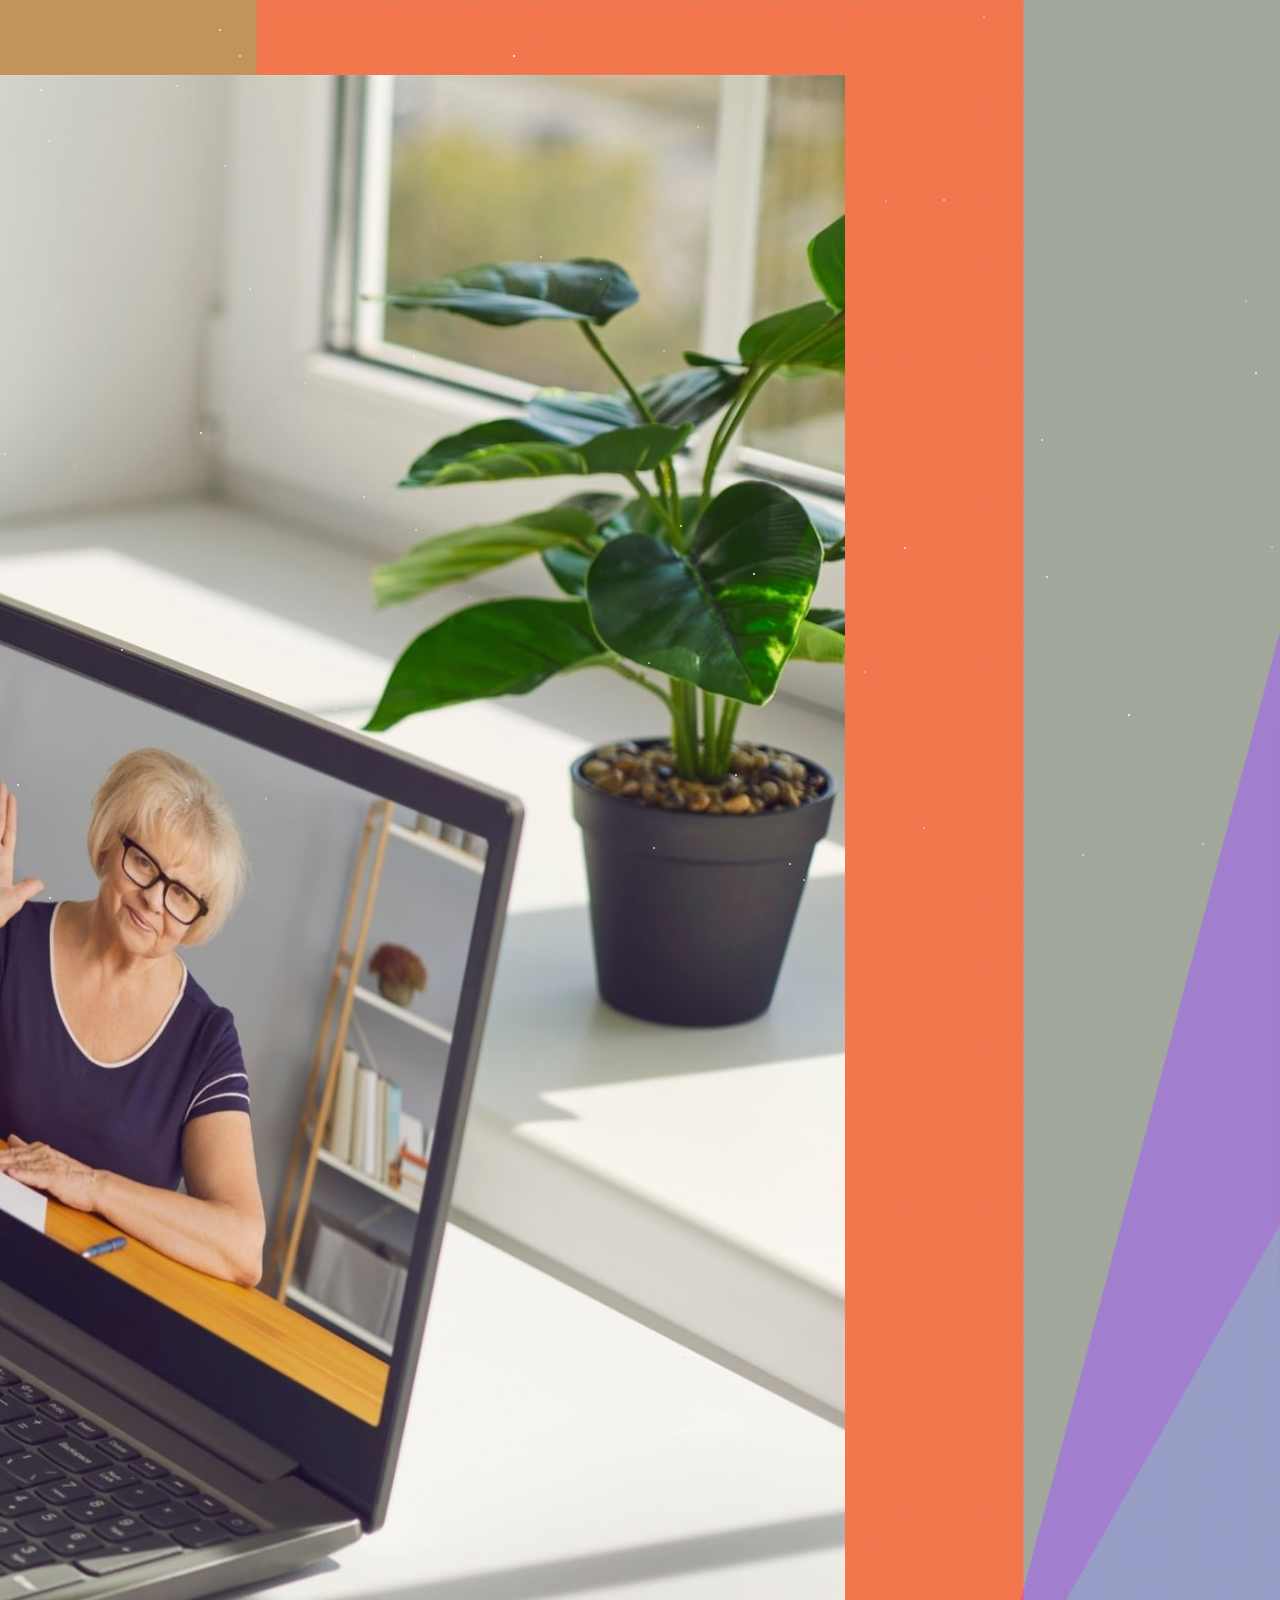
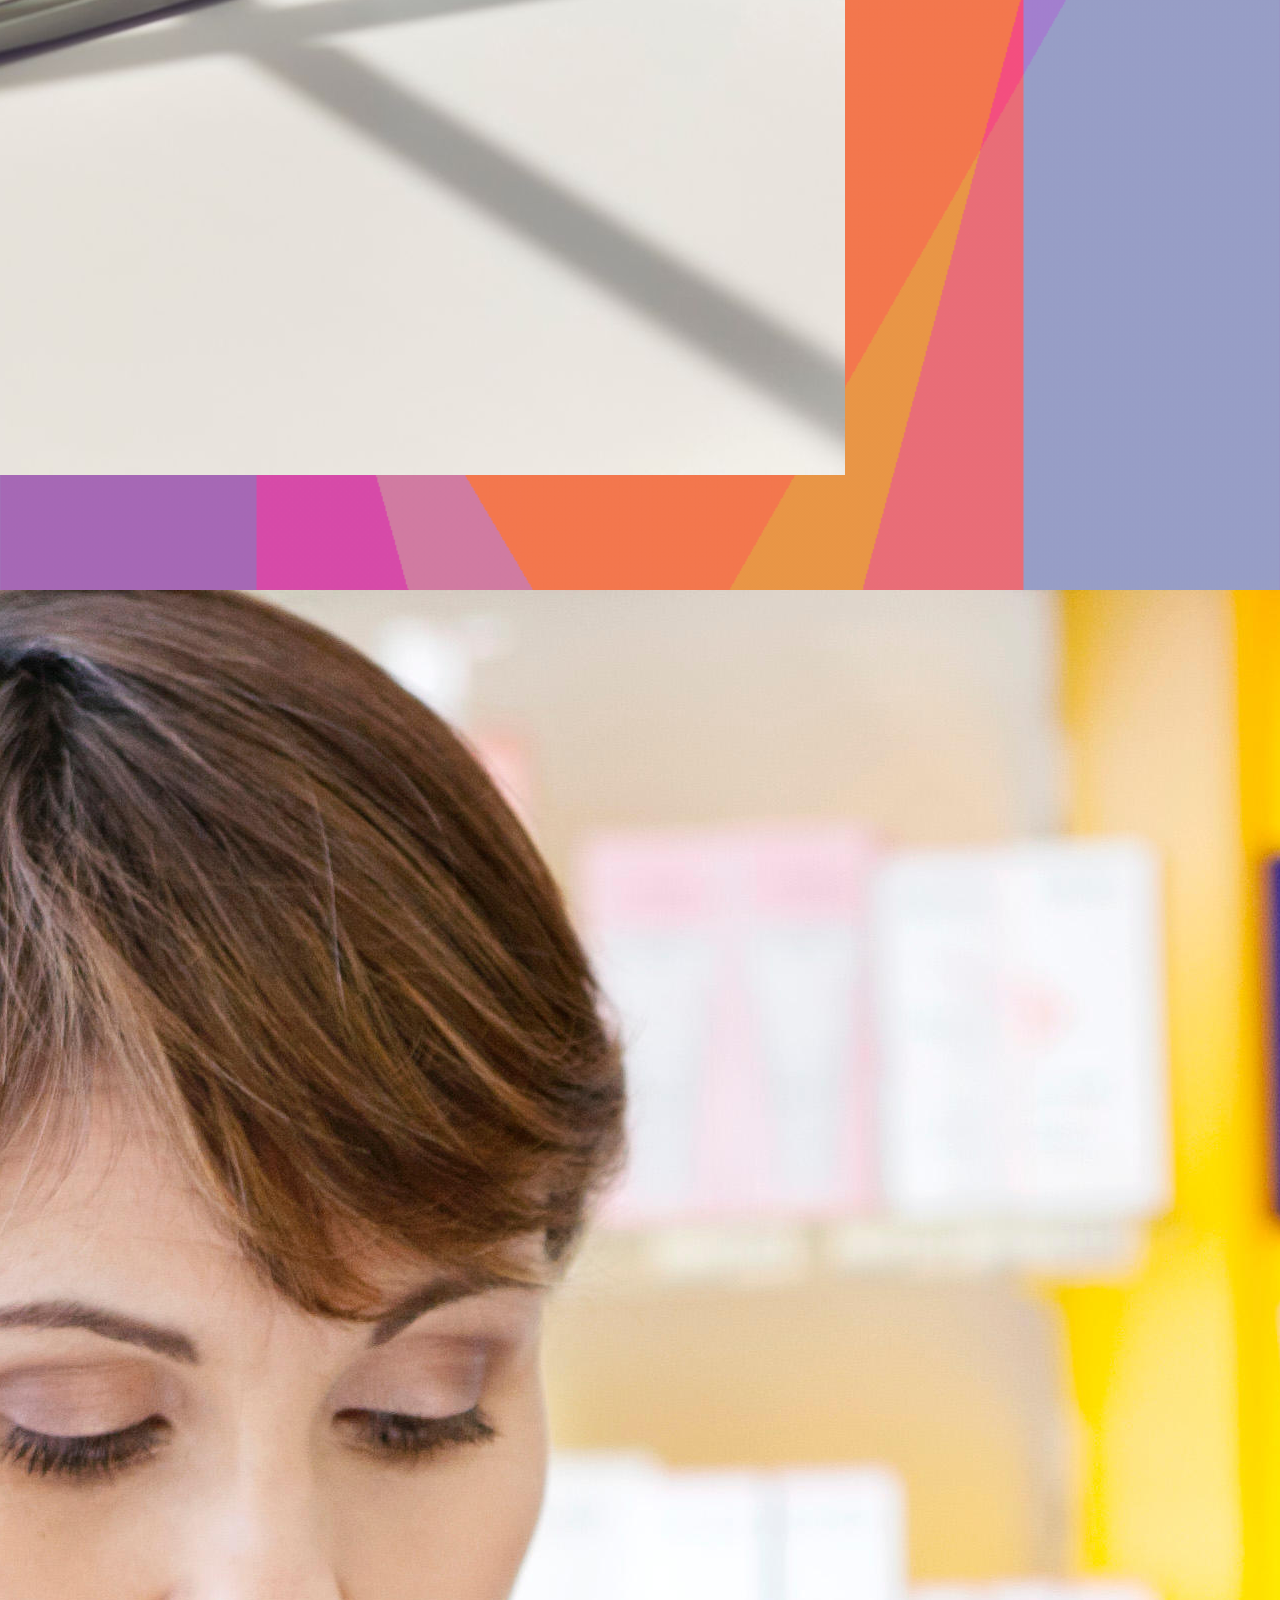
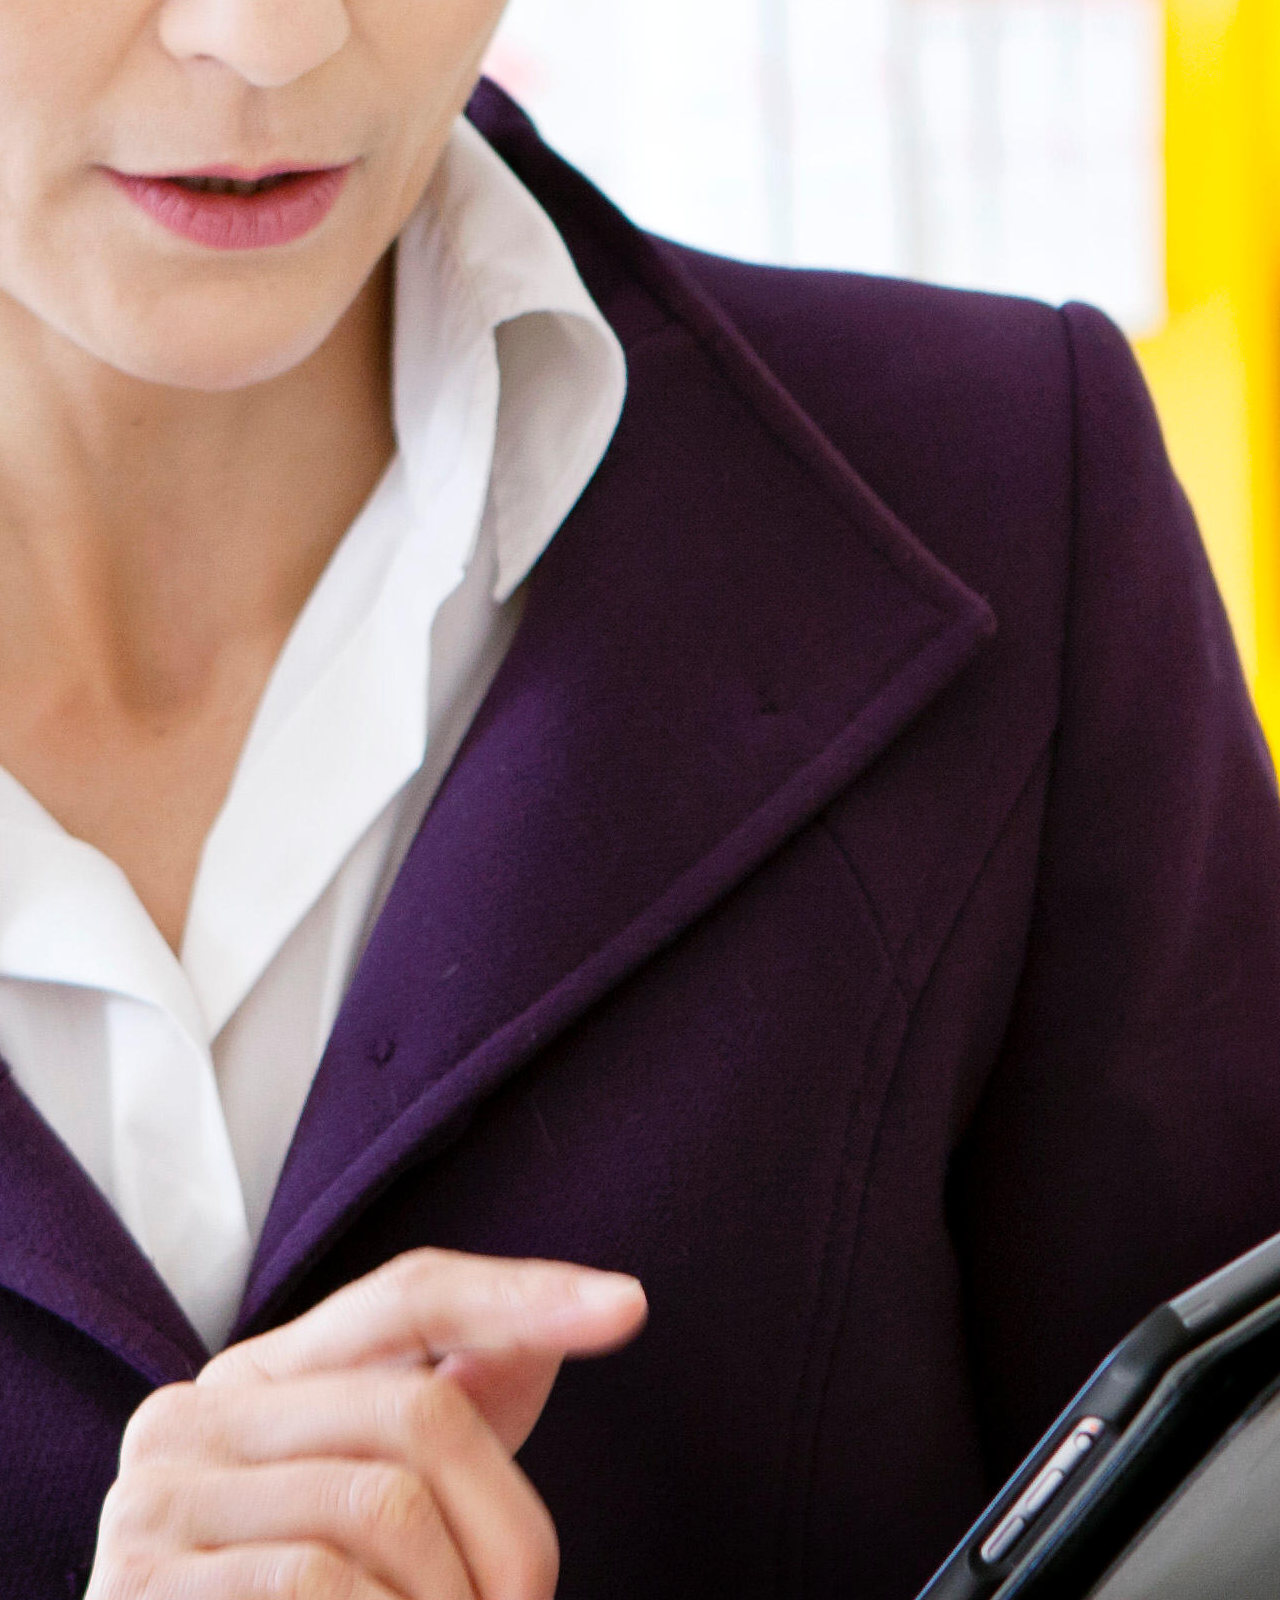
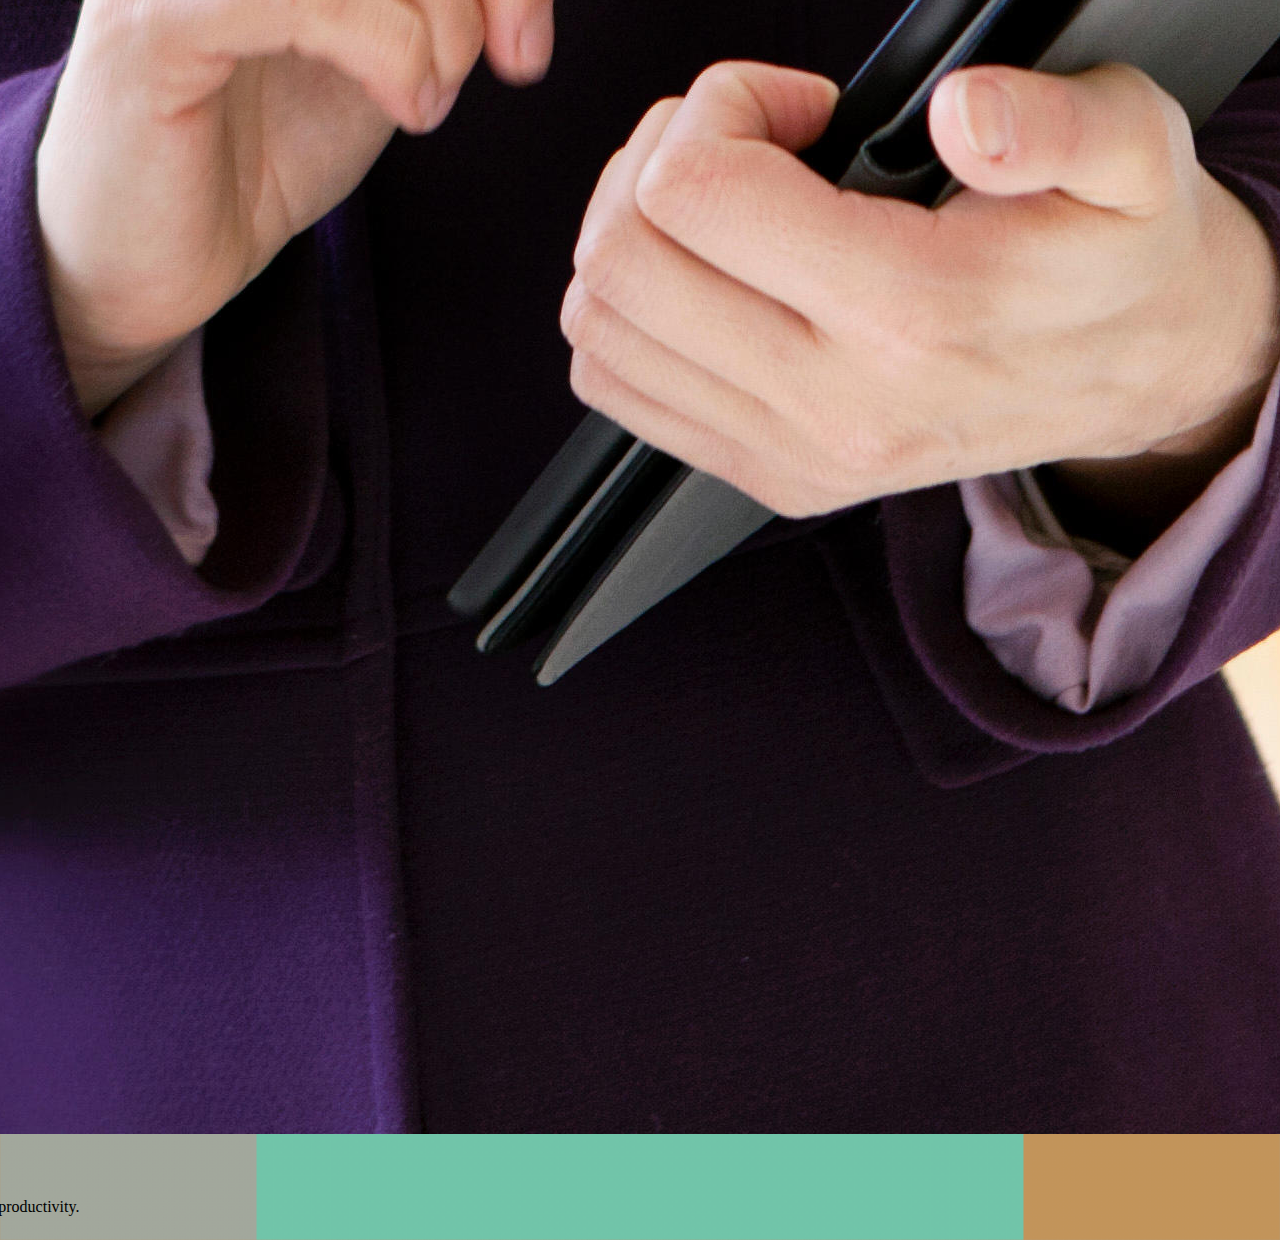
<file: index.html>
<!DOCTYPE html>
<html lang="en">

<head>
    <meta charset="utf-8">
    <meta name="viewport" content="width=device-width, initial-scale=1">
    <meta name="author" content="Ali Tariq">
    <!-- Google Tag Manager -->
    <script>(function (w, d, s, l, i) {
            w[l] = w[l] || []; w[l].push({
                'gtm.start':
                    new Date().getTime(), event: 'gtm.js'
            }); var f = d.getElementsByTagName(s)[0],
                j = d.createElement(s), dl = l != 'dataLayer' ? '&l=' + l : ''; j.async = true; j.src =
                    'https://www.googletagmanager.com/gtm.js?id=' + i + dl; f.parentNode.insertBefore(j, f);
        })(window, document, 'script', 'dataLayer', 'GTM-5FFZZK76');</script>
    <!-- End Google Tag Manager -->
    <meta name="description" content="Aliware is a private company that provides software services.">
    <meta property="og:image" content="https://doctorone.click/images/logo.png">
    <meta property="og:description"
        content="Aliware is a IT sourcing and software development company. We develop different kinds of software, such as, application software, static website design & development, mobile applications, custom ERP solutions and graphics design & branding services.">
    <meta property="og:title" content="Aliware">
    <link rel="icon" href="images/favicon.png" type="image/x-icon">
    <link rel="preconnect" href="https://fonts.googleapis.com">
    <link rel="preconnect" href="https://fonts.gstatic.com" crossorigin>
    <link
        href="https://fonts.googleapis.com/css2?family=Montserrat:wght@300;400;500;600;700&family=Rubik+80s+Fade&family=Rubik+Iso&display=swap"
        rel="stylesheet">
        <link rel="stylesheet"  href="style.css">
    <title>ALIWARE - Software Development Solutions</title>
</head>

<body>
    <!-- Google Tag Manager (noscript) -->
    <noscript><iframe src="https://www.googletagmanager.com/ns.html?id=GTM-5FFZZK76" height="0" width="0"
            style="display:none;visibility:hidden"></iframe></noscript>
    <!-- End Google Tag Manager (noscript) -->
     <!-- Add this smoke container at the very top -->
    <div id="smokeContainer" class="smoke-container"></div>
    <!-- Navigation -->
    <nav class="navbar">
        <div class="container navbar-container">
            <div class="logo">
                <img src="./images/Asset 6mdpi.png" alt="Aliware Logo">
            </div>
            <ul class="nav-menu">
                <li><a href="#services" class="nav-link">Services</a></li>
                <li><a href="#products" class="nav-link">Products</a></li>
                <li><a href="#contact" class="cta-button">Get a Quote</a></li>
                 <li class="language-switcher">
                    <div class="language-btn">
                        <span>🌐</span>
                        <span>English</span>
                        <span>▼</span>
                    </div>
                    <div class="language-dropdown">
                        <a href="index.html" class="language-option active">
                            <span>English</span>
                        </a>
                        <a href="chinese.html" class="language-option ">
                            <span>中文</span>
                        </a>
                        <a href="arabic.html" class="language-option">
                            <span>العربية</span>
                        </a>
                    </div>
                </li>
            </ul>
        </div>
    </nav>

    <!-- Hero Section -->
    <section class="hero" >
        <div class="container">
            <div class="hero-content" >
                <div class="hero-text" >
                    <p class="hero-subtitle" >In a constantly changing world, digitalization is no longer just a competitive advantage; it is crucial to embrace it. Adopting modern technologies is essential to meet today’s demands for efficiency, flexibility, and agility.</p>
                    <a href="#contact" class="cta-button">Start Your Project</a>
                </div>
                
            </div>
        </div>
    </section>
    

    <!-- <div class="divider"></div> -->
    
    <!-- Services Section -->
    <section id="services" class="section" >
        <div class="container">

            <h2 class="section-title">What Services Do We Offer?</h2>
            <p class="text-center mb-2" style="max-width: 800px; margin: 0 auto; color:var(--text-light);">
                We are a IT sourcing and software development company specializing in creating tailored digital solutions 
                including application software, website design & development, mobile applications, and comprehensive 
                branding services.
            </p>
            
            <div class="services-grid">
                
                <div class="service-card">
                <div class="path xywh-path-1 divider"></div>

                    <h3>Web Design & Development</h3>
                    <p>Professional website solutions that drive business growth and enhance online presence.</p>
                    <ul>
                        <li>Custom content strategy and implementation</li>
                        <li>Fully responsive design for all devices</li>
                        <li>SEO-optimized architecture</li>
                        <li>Domain registration and management</li>
                        <li>SSL security certification</li>
                        <li>Comprehensive post-launch support</li>
                        <li>Professional email solutions</li>
                        <li>Google Business Profile optimization</li>
                    </ul>
                </div>
                
                <div class="service-card">
                <div class="path xywh-path-1 divider"></div>

                    <h3>SEO, SMM & Digital Marketing</h3>
                    <p>Strategic digital marketing solutions to increase visibility and drive qualified traffic.</p>
                    <ul>
                        <li>Comprehensive SEO audit and strategy</li>
                        <li>Google Analytics implementation and reporting</li>
                        <li>Social media management and content planning</li>
                        <li>Content marketing and strategy development</li>
                        <li>PPC campaign management and optimization</li>
                        <li>Conversion rate optimization</li>
                    </ul>
                </div>
                
                <div class="service-card">
                <div class="path xywh-path-1 divider"></div>

                    <h3>Custom Software Development</h3>
                    <p>Tailored software solutions designed to streamline your business operations.</p>
                    <ul>
                        <li>Enterprise application development</li>
                        <li>Odoo custom module development</li>
                        <li>Node.js, .NET, and Java solutions</li>
                        <li>React.js and Angular frontend development</li>
                        <li>Database design and optimization</li>
                        <li>API development and integration</li>
                        <li>Legacy system modernization</li>
                    </ul>
                </div>
                
                <div class="service-card">
                <div class="path xywh-path-1 divider"></div>

                    <h3>Mobile Application Development</h3>
                    <p>Cross-platform mobile solutions that engage users and drive business value.</p>
                    <ul>
                        <li>React Native development for iOS and Android</li>
                        <li>Firebase backend integration</li>
                        <li>Modern UI/UX design principles</li>
                        <li>App Store and Google Play deployment</li>
                        <li>User experience optimization</li>
                        <li>Performance monitoring and analytics</li>
                    </ul>
                </div>
                
                <div class="service-card">
                <div class="path xywh-path-1 divider"></div>

                    <h3>Graphic Design & Branding</h3>
                    <p>Visual identity solutions that communicate your brand's unique value proposition.</p>
                    <ul>
                        <li>Complete brand identity development</li>
                        <li>Logo design and brand guidelines</li>
                        <li>Marketing collateral design</li>
                        <li>UI/UX design for digital products</li>
                        <li>Print and digital media design</li>
                        <li>AI-enhanced design solutions</li>
                    </ul>
                </div>
                
                <div class="service-card">
                <div class="path xywh-path-1 divider"></div>

                    <h3>Technical Support & Maintenance</h3>
                    <p>Comprehensive technical support to ensure your systems run smoothly and efficiently.</p>
                    <ul>
                        <li>24/7 system monitoring and maintenance</li>
                        <li>Proactive performance optimization</li>
                        <li>Security updates and vulnerability management</li>
                        <li>Backup and disaster recovery solutions</li>
                        <li>Technical consultation and troubleshooting</li>
                        <li>Scalability planning and implementation</li>
                    </ul>
                </div>
            </div>
        </div>
    </section>

    <div class="divider"></div>


        <!-- Ambient background smoke -->
    <div class="ambient-smoke" style="top: 20%; left: 10%;"></div>
    <div class="ambient-smoke" style="top: 60%; left: 80%; animation-delay: -10s;"></div>
    <div class="ambient-smoke" style="top: 80%; left: 30%; animation-delay: -5s;"></div>
    
   
    <!-- Products Section -->
    <section id="products" class="section">
        <div class="container">
            <h2 class="section-title">What Products Are We Developing?</h2>
            
            <div class="product-showcase">

                <div class="product-item">
                <div class="path xywh-path-1 divider"></div>

                    <div class="product-image">
                        <a href="https://www.doctorone.click" target="_blank">
                            <img src="./images/doc.jpg" alt="Doctor OneClick Interface">
                        </a>
                    </div>
                    <div class="product-content">
                        <h3 class="product-title">Doctor OneClick</h3>
                        <p>
                            Doctor OneClick is an intuitive doctor appointment and patient management system designed 
                            to connect patients with healthcare providers seamlessly. Our platform enables patients to 
                            schedule appointments with nearby doctors in just a few clicks, offering both telemedicine 
                            consultations and in-person visits based on medical needs.
                        </p>
                        <a href="https://www.doctorone.click" target="_blank" class="cta-button">Learn More</a>
                    </div>
                </div>
                
                <div class="product-item">
                <div class="path xywh-path-1 divider"></div>

                    <div class="product-image" >
                        <img src="./images/fielderr.jpg" alt="Fielderr Interface">
                    </div>
                    <div class="product-content">
                        <h3 class="product-title">Fielderr</h3>
                        <p>
                            Fielderr is a comprehensive field service management system with territory mapping, 
                            task dispatching, and real-time tracking capabilities. Designed for B2B operations like 
                            pharmaceutical companies, it streamlines field representative activities, pharmacy visit 
                            management, and task automation to optimize field operations and increase productivity.
                        </p>
                    </div>
                </div>
            </div>
        </div>
    </section>

    <div class="divider"></div>

    <!-- CEO Message Section -->
    <section id="ceosmessage" class="section" >
        <div class="container">
            <h2 class="section-title">Why Digital Transformation Matters</h2>
            <div class="ceo-message" >
                <div class="path xywh-path-1 divider"></div>
                <blockquote>
                    Organizations' routine tasks are being digitized rapidly around the world. However, many organizations 
                    still struggle with day to day operations manually. The problem with manual work is that it is 
                    time-consuming, error-prone, and resource intensive, leading to increased operational cost. This is why 
                    many small and medium-sized businesses stay behind and could not keep the pace, even after years of operation.
                    Digital transformation involves understanding and implementing various technologies that streamline 
                    operations, enhance productivity, and improve customer engagement. For instance, automating routine 
                    tasks can free up valuable time and resources, allowing businesses to focus on strategic growth and 
                    innovation, leading to save expenses. Moreover, ensuring online accessibility through robust digital 
                    platforms can expand a business's reach, providing customers with convenient access to products and 
                    services anytime, anywhere...
                </blockquote>
                <a href="https://www.youtube.com/watch?v=PeD35QUO_Vs" target="_blank" class="cta-button">Learn More</a>
            </div>
        </div>
    </section>

    <div class="divider"></div>

     <!-- About the trademark name Section -->
    <section id="trademark" class="section">
        <div class="container">
            <h2 class="section-title">About the name ALIWARE</h2>
            
            <div class="ceo-message">
                <div class="path xywh-path-1 divider"></div>

                Introducing ALIWARE, a new brand launching in Middle East, Pakistan and China. The name connects with the trusted "ALI-" brand family, which includes giants like ALIEXPRESS, ALIPAY, ALIBABA, ALISOFT, ALIMAK, and ALIYUN, signaling our ambition for significant growth and market leadership in the region.
            </div>
        </div>
    </section>

    <div class="divider"></div>

    <!-- Contact Section -->
    <section id="contact" class="section contact-section">
        <div class="container">
            <h2 class="section-title">Let's Get Started</h2>
            <p class="contact-email"  style="color:var(--text-light)">
                Email us your requirements at <br>
                <a href="mailto:quote@aliware.online">quote@aliware.online</a>
            </p>
            <a href="mailto:quote@aliware.online" class="cta-button">Contact Us Now</a>
        </div>
    </section>

    <!-- Footer -->
            
<footer>
    <div class="container">
        <div class="footer-content">
            <div class="footer-column">
                <img src="./images/Asset 6mdpi.png" alt="Aliware Logo" style="height: 50px; margin-bottom: 1rem;">
                <p>
                    We are a IT sourcing and software development company specializing in creating tailored digital 
                    solutions for businesses of all sizes.
                </p>
                <div class="social-links">
                    <a href="https://github.com/AliwareOnline" target="_blank">
                        <img src="images/github-mark-white.png" alt="GitHub" width="30">
                    </a>
                    <a href="https://www.linkedin.com/company/103904048" target="_blank">
                        <img src="images/InBug-White.png" alt="LinkedIn" width="30">
                    </a>
                    <a href="https://www.facebook.com/profile.php?id=61561478107420" target="_blank">
                        <img src="images/Facebook Brand Asset Pack/Logo/Secondary Logo/Facebook_Logo_Secondary.png" alt="Facebook" width="30">
                    </a>
                    <a href="https://chat.whatsapp.com/CKIxy1MWfTbGMh6GURIWPO" target="_blank">
                        <img src="./images/WhatsAppButtonGreenSmall.png" alt="WhatsApp" height="30">
                    </a>
                    <a href="https://share.google/f3NWuG4zDE8DlkFXY" target="_blank">
                        <img src="./images/google-logo-search-new-svgrepo-com.svg" alt="Google profile" height="30">
                    </a>
                </div>
            </div>
            
            <div class="footer-column">
                <h3>Our Offices</h3>
                <div class="office-location">
                    <h4>Pakistan Office</h4>
                    <p>
                        <strong>Office 327, 4th floor, Eden Center,<br>
                        Jail Road, Lahore, Pakistan.</strong>
                    </p>
                </div>
                <div class="office-location">
                    <h4>China Office</h4>
                    <p>
                        <strong>Unit 1806, Kerry Plaza,<br>
                        No. 1 Zhongxinsijie, Futian District,<br>
                        Shenzhen, China 518048</strong>
                    </p>
                </div>
                <div class="office-location">
                    <h4>Bahrain Office</h4>
                    <p>
                        <strong class="coming-soon">🚧 Coming Soon</strong><br>
                        <em>Expanding to serve the Middle East region</em>
                    </p>
                </div>
            </div>
            
            <div class="footer-column">
                <h3>Services</h3>
                <ul>
                    <li><a href="#services">Web Design & Development</a></li>
                    <li><a href="#services">Application Software Development</a></li>
                    <li><a href="#services">Mobile Application Development</a></li>
                    <li><a href="#services">Graphic Design & Branding</a></li>
                    <li><a href="#services">SEO & Digital Marketing</a></li>
                    <li><a href="#services">Technical Support & Maintenance</a></li>
                </ul>
            </div>
            
            <div class="footer-column">
                <h3>Products</h3>
                <ul>
                    <li><a href="https://www.doctorone.click" target="_blank">Doctor OneClick</a></li>
                    <li><a href="#products">Fielderr</a></li>
                </ul>
                
                <h3 style="margin-top: 2rem;">Quick Links</h3>
                <ul>
                    <li><a href="#services">Our Services</a></li>
                    <li><a href="#products">Our Products</a></li>
                    <li><a href="#contact">Get a Quote</a></li>
                    <li><a href="#ceosmessage">About Us</a></li>
                </ul>
            </div>
        </div>
        
        <div class="copyright">
            Aliware &copy; 2025. All rights reserved.
        </div>
    </div>
</footer>
<style>
    /* Background stars */
        .background-star {
            position: fixed;
            width: 2px;
            height: 2px;
            background: white;
            border-radius: 50%;
            animation: twinkle 4s ease-in-out infinite;
            pointer-events: none;
        }

        @keyframes twinkle {
            0%, 100% {
                opacity: 0.2;
                transform: scale(1);
            }
            50% {
                opacity: 1;
                transform: scale(1.5);
            }
        }

</style>
<script>
    // Create background stars
        function createBackgroundStars() {
            // if (!backgroundStarsEnabled) return;
            
            const starCount = 50;
            for (let i = 0; i < starCount; i++) {
                const star = document.createElement('div');
                star.className = 'background-star';
                
                star.style.left = Math.random() * 100 + '%';
                star.style.top = Math.random() * 100 + '%';
                star.style.animationDelay = Math.random() * 4 + 's';
                star.style.opacity = Math.random() * 0.8 + 0.2;
                
                document.body.appendChild(star);
            }
        }
        createBackgroundStars();
</script>
</body>

</html>
</file>
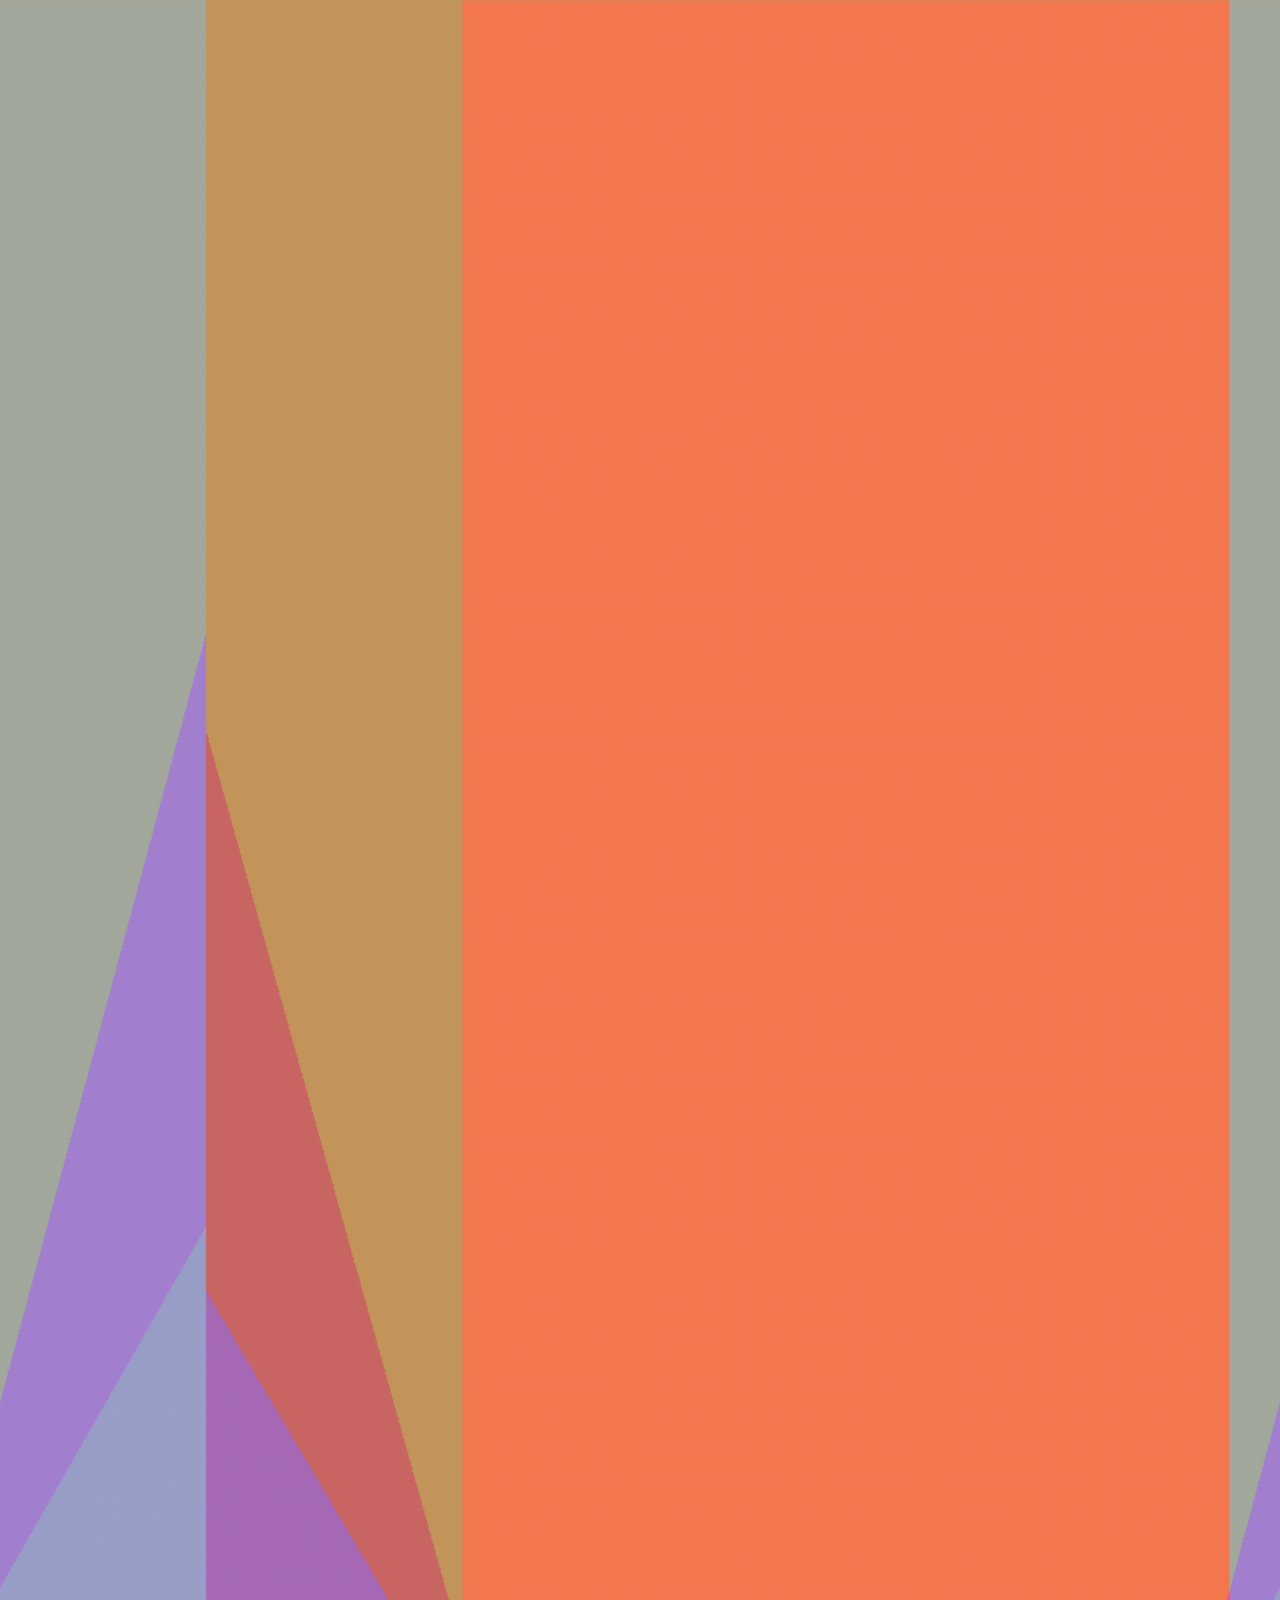
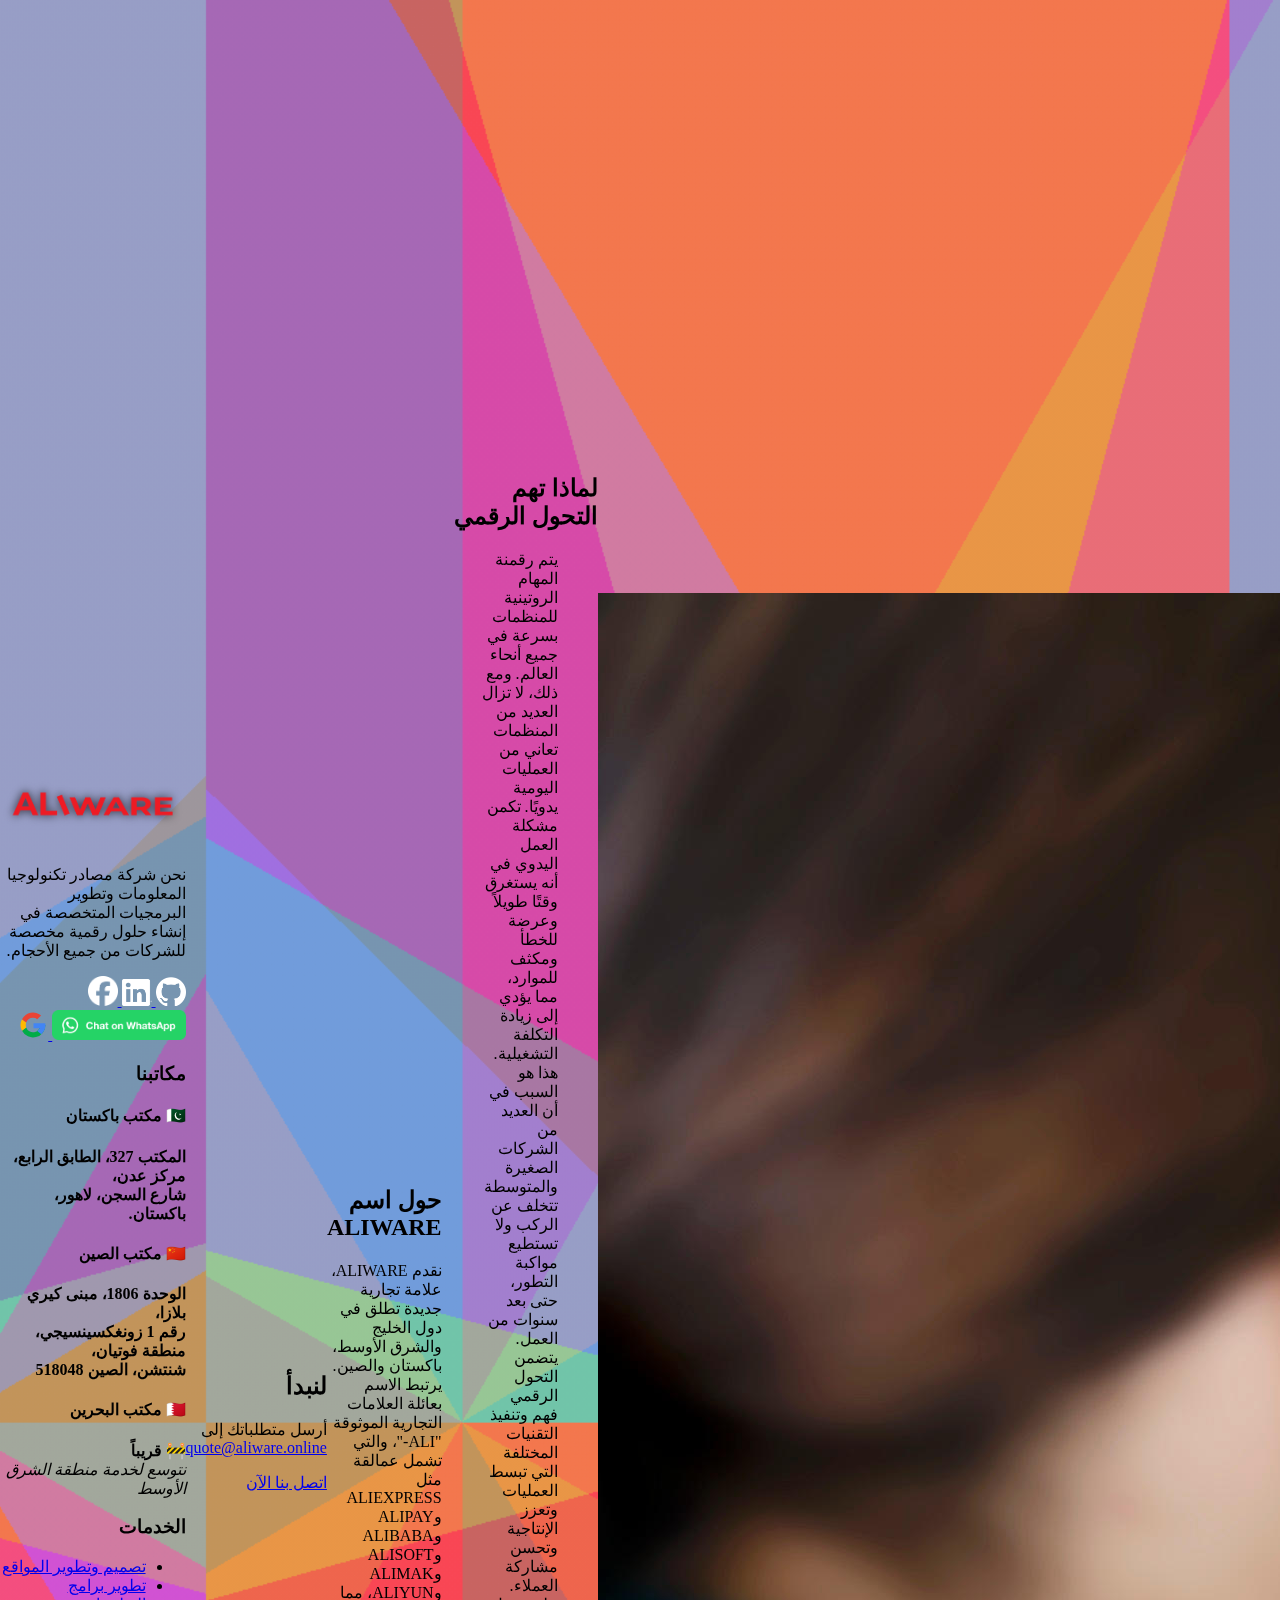
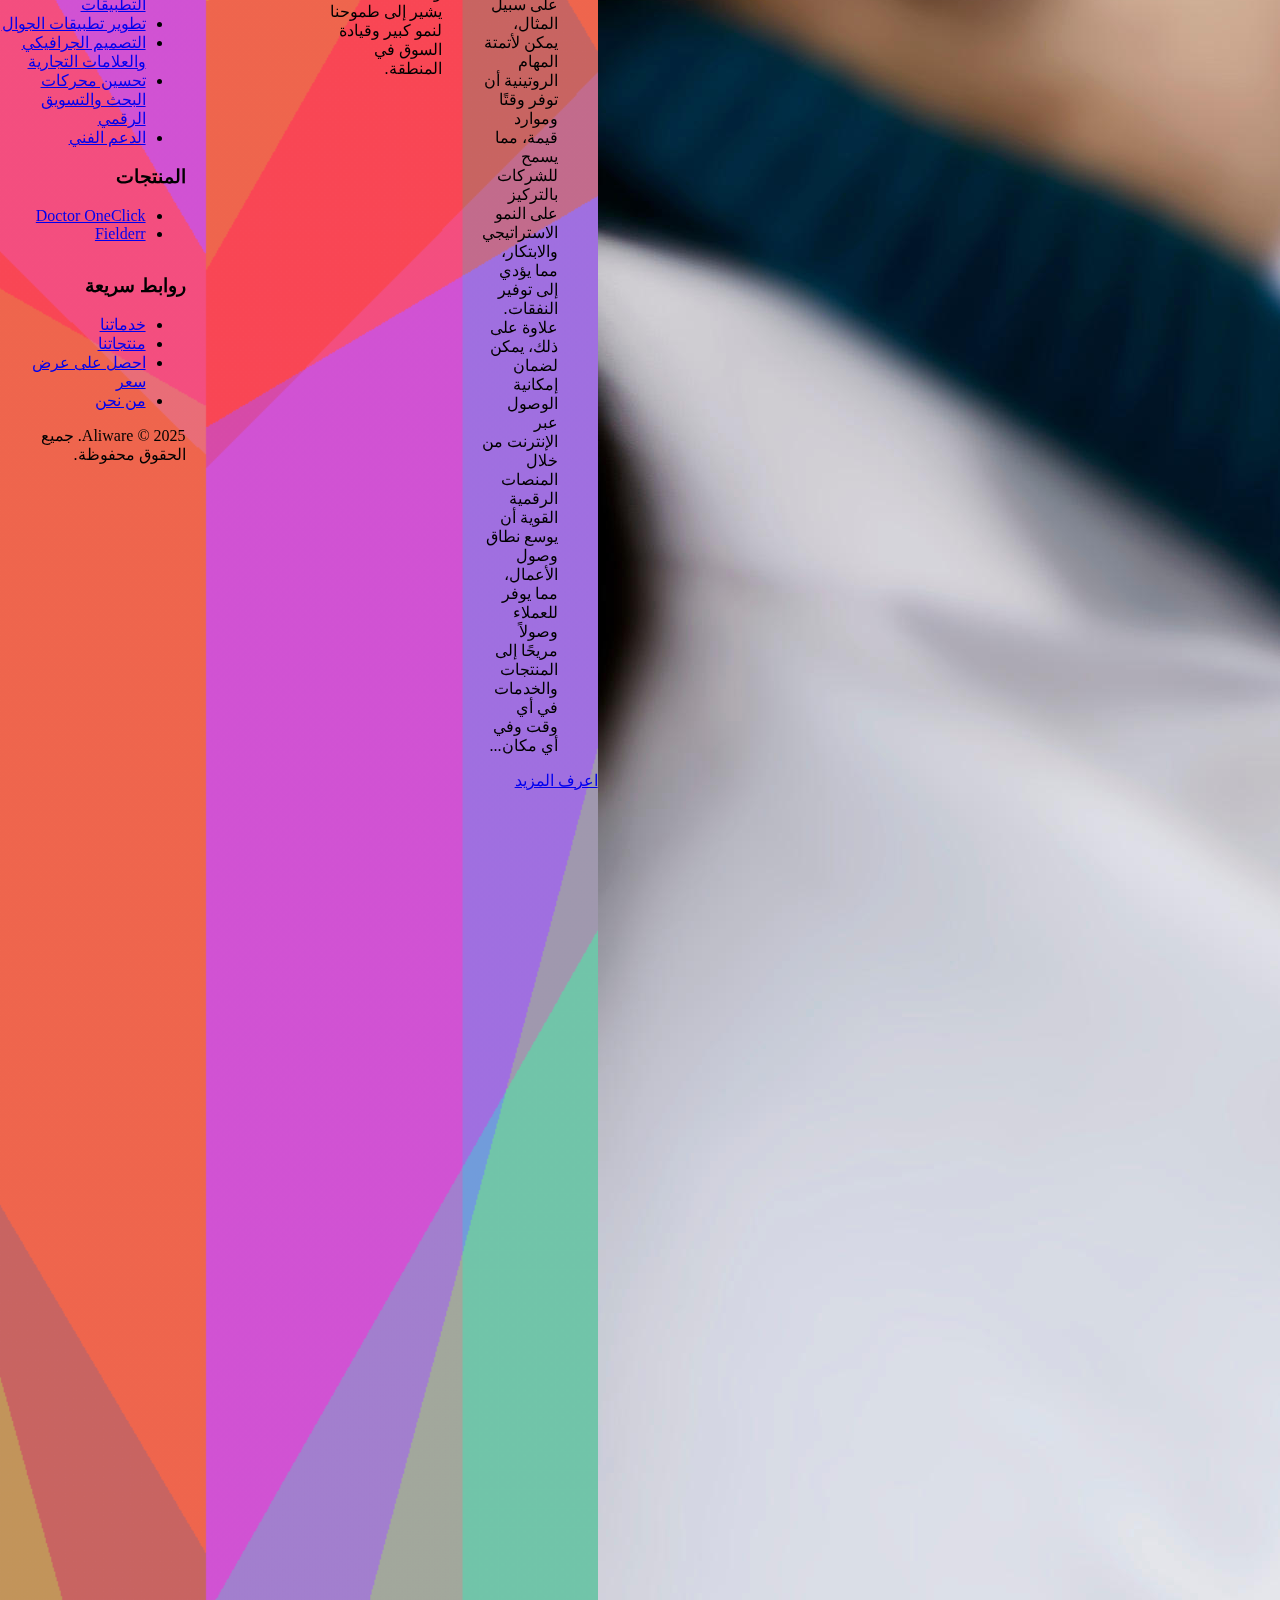
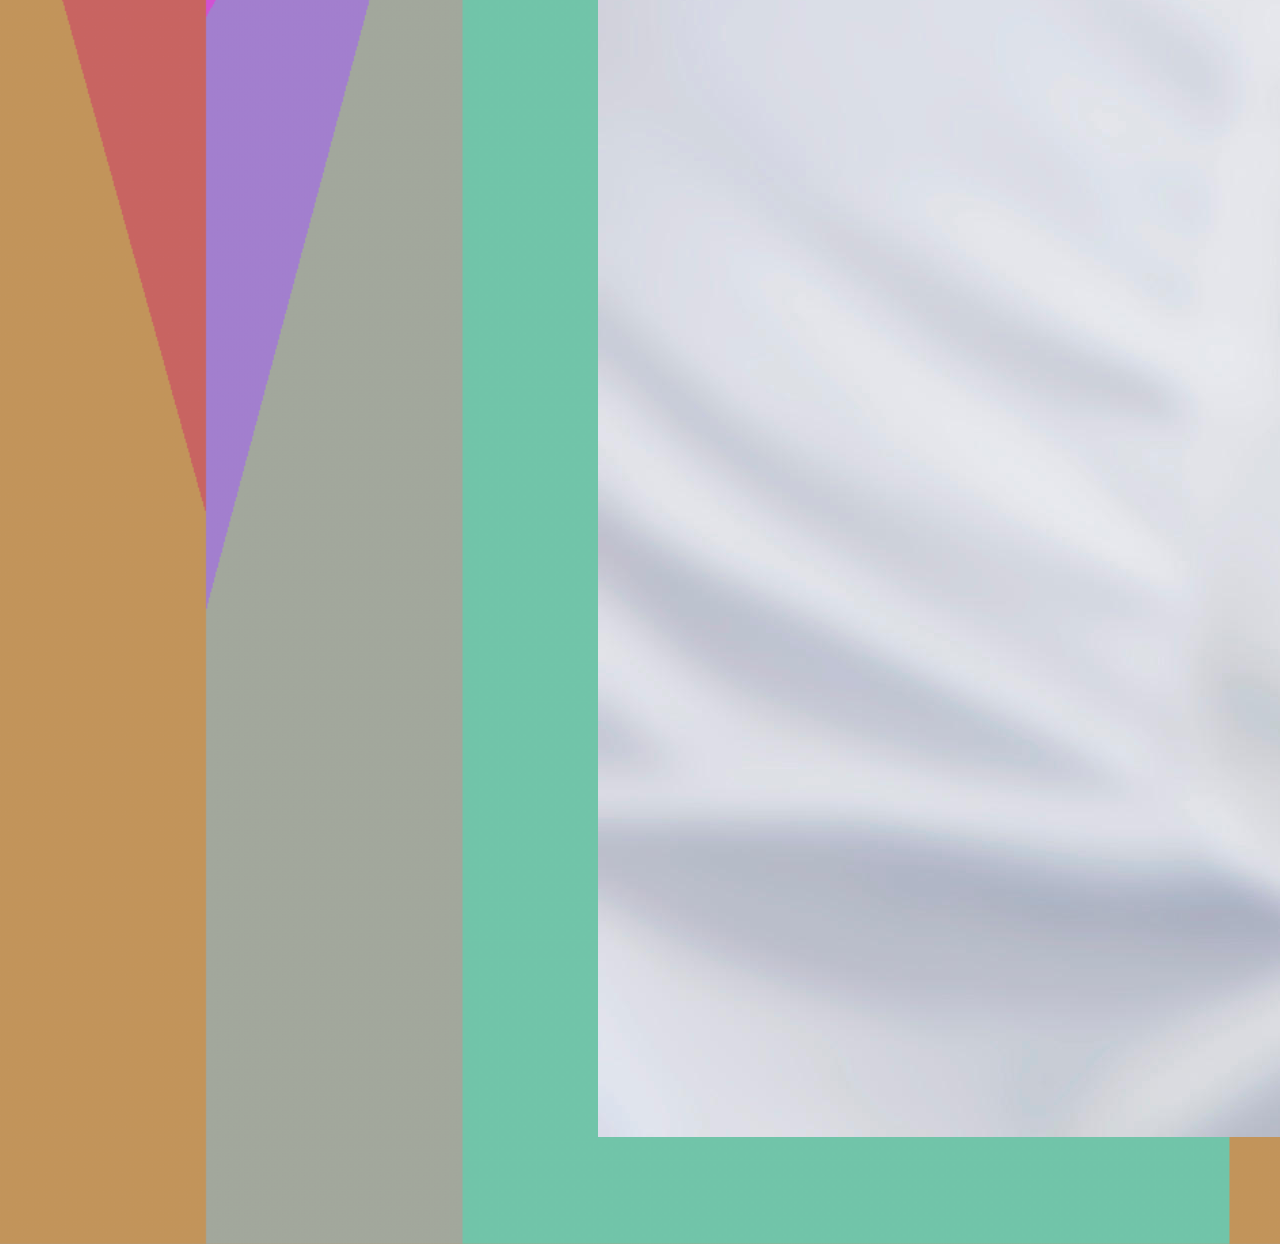
<file: arabic.html>
<!DOCTYPE html>
<html lang="ar" dir="rtl">

<head>
    <meta charset="utf-8">
    <meta name="viewport" content="width=device-width, initial-scale=1">
    <meta name="author" content="Ali Tariq">
    <!-- Google Tag Manager -->
    <script>(function (w, d, s, l, i) {
            w[l] = w[l] || []; w[l].push({
                'gtm.start':
                    new Date().getTime(), event: 'gtm.js'
            }); var f = d.getElementsByTagName(s)[0],
                j = d.createElement(s), dl = l != 'dataLayer' ? '&l=' + l : ''; j.async = true; j.src =
                    'https://www.googletagmanager.com/gtm.js?id=' + i + dl; f.parentNode.insertBefore(j, f);
        })(window, document, 'script', 'dataLayer', 'GTM-5FFZZK76');</script>
    <!-- End Google Tag Manager -->
    <meta name="description" content="Aliware هي شركة خاصة تقدم خدمات البرمجيات.">
    <meta property="og:image" content="https://doctorone.click/images/logo.png">
    <meta property="og:description"
        content="Aliware هي كيان لتطوير برامج الكمبيوتر. نقوم بتطوير أنواع مختلفة من البرامج، مثل برامج التطبيقات، وتصميم وتطوير مواقع الويب الثابتة، وتطبيقات الجوال، وحلول ERP المخصصة وخدمات التصميم الجرافيكي والعلامات التجارية.">
    <meta property="og:title" content="Aliware">
    <link rel="icon" href="images/favicon.png" type="image/x-icon">
    <link rel="preconnect" href="https://fonts.googleapis.com">
    <link rel="preconnect" href="https://fonts.gstatic.com" crossorigin>
    <link
        href="https://fonts.googleapis.com/css2?family=Montserrat:wght@300;400;500;600;700&family=Noto+Sans+Arabic:wght@300;400;500;600;700&display=swap"
        rel="stylesheet">
    <title>ALIWARE - حلول تطوير البرمجيات</title>
        <link rel="stylesheet"  href="style.css">
    
</head>

<body>
    <!-- Google Tag Manager (noscript) -->
    <noscript><iframe src="https://www.googletagmanager.com/ns.html?id=GTM-5FFZZK76" height="0" width="0"
            style="display:none;visibility:hidden"></iframe></noscript>
    <!-- End Google Tag Manager (noscript) -->
    
    <!-- Navigation -->
    <nav class="navbar">
        <div class="container navbar-container">
            <div class="logo">
                <img src="./images/Asset 6mdpi.png" alt="Aliware Logo">
            </div>
            <ul class="nav-menu">
                <li><a href="#services" class="nav-link">الخدمات</a></li>
                <li><a href="#products" class="nav-link">المنتجات</a></li>
                <li><a href="#contact" class="cta-button">احصل على عرض سعر</a></li>
                <li class="language-switcher">
                    <div class="language-btn">
                        <span>🌐</span>
                        <span>العربية</span>
                        <span>▼</span>
                    </div>
                    <div class="language-dropdown">
                        <a href="index.html" class="language-option">
                            <span>English</span>
                        </a>
                        <a href="chinese.html" class="language-option">
                            <span>中文</span>
                        </a>
                        <a href="arabic.html" class="language-option active">
                            <span>العربية</span>
                        </a>
                    </div>
                </li>
            </ul>
        </div>
    </nav>

    <!-- Hero Section -->
    <section class="hero"  style="background-image: url('images/project-manageent-software-header-image.jpg'); background-size: cover;">
        <div class="container">
            <div class="hero-content">
                <div class="hero-text">
                    <p class="hero-subtitle" style="color:antiquewhite; backdrop-filter: blur(3px); font-weight: 600;">في عالم يتغير باستمرار، لم يعد الرقمية مجرد ميزة تنافسية؛ بل أصبح من الضروري اعتمادها. إن تبني التقنيات الحديثة أمر أساسي لتلبية متطلبات اليوم من الكفاءة والمرونة والرشاقة.</p>
                    <a href="#contact" class="cta-button">ابدأ مشروعك</a>
                </div>
               
            </div>
        </div>
    </section>

    <!-- <div class="divider"></div> -->

    <!-- Services Section -->
    <section id="services" class="section">
        <div class="container">
            <h2 class="section-title">ما الخدمات التي نقدمها؟</h2>
            <p class="text-center mb-2" style="max-width: 800px; margin: 0 auto; color:wheat;">
                 نحن شركة مصادر تكنولوجيا المعلومات وتطوير البرمجيات المتخصصة في إنشاء حلول رقمية مخصصة 
        تشمل برامج التطبيقات، وتصميم وتطوير مواقع الويب، وتطبيقات الجوال، وخدمات العلامات التجارية الشاملة.
            </p>
            
            <div class="services-grid">
                <div class="service-card">
                    <h3>تصميم وتطوير المواقع</h3>
                    <p>حلول مواقع ويب احترافية تعزز نمو الأعمال وتعزز التواجد عبر الإنترنت.</p>
                    <ul>
                        <li>استراتيجية وتنفيذ محتوى مخصص</li>
                        <li>تصميم مستجيب بالكامل لجميع الأجهزة</li>
                        <li>هندسة معمارية محسنة لمحركات البحث</li>
                        <li>تسجيل وإدارة النطاقات</li>
                        <li>شهادة أمان SSL</li>
                        <li>دعم شامل بعد الإطلاق</li>
                        <li>حلول بريد إلكتروني احترافية</li>
                        <li>تحسين ملف تعريف Google للأعمال</li>
                    </ul>
                </div>
                
                <div class="service-card">
                    <h3>تحسين محركات البحث والتسويق الرقمي</h3>
                    <p>حلول تسويق رقمي استراتيجية لزيادة الظهور وجذب حركة مرور مؤهلة.</p>
                    <ul>
                        <li>تدقيق واستراتيجية شاملة لتحسين محركات البحث</li>
                        <li>تنفيذ وتقارير Google Analytics</li>
                        <li>إدارة وسائل التواصل الاجتماعي وتخطيط المحتوى</li>
                        <li>تسويق المحتوى وتطوير الاستراتيجية</li>
                        <li>إدارة وتحسين حملات الدفع بالنقرة</li>
                        <li>تحسين معدل التحويل</li>
                    </ul>
                </div>
                
                <div class="service-card">
                    <h3>تطوير البرمجيات المخصصة</h3>
                    <p>حلول برمجية مصممة خصيصًا لتبسيط عمليات عملك.</p>
                    <ul>
                        <li>تطوير تطبيقات المؤسسات</li>
                        <li>حلول Node.js و.NET وJava</li>
                        <li>تطوير واجهات أمامية باستخدام React.js وAngular</li>
                        <li>تصميم وتحسين قواعد البيانات</li>
                        <li>تطوير ودمج واجهات برمجة التطبيقات</li>
                        <li>تحديث الأنظمة القديمة</li>
                    </ul>
                </div>
                
                <div class="service-card">
                    <h3>تطوير تطبيقات الجوال</h3>
                    <p>حلول جوال متعددة المنصات تجذب المستخدمين وتدفع قيمة الأعمال.</p>
                    <ul>
                        <li>تطوير React Native لنظامي iOS وAndroid</li>
                        <li>دمج خلفية Firebase</li>
                        <li>مبادئ تصميم واجهة المستخدم/تجربة المستخدم الحديثة</li>
                        <li>نشر في متجر التطبيقات وGoogle Play</li>
                        <li>تحسين تجربة المستخدم</li>
                        <li>مراقبة الأداء والتحليلات</li>
                    </ul>
                </div>
                
                <div class="service-card">
                    <h3>التصميم الجرافيكي والعلامات التجارية</h3>
                    <p>حلول هوية بصرية تنقل القيمة الفريدة لعلامتك التجارية.</p>
                    <ul>
                        <li>تطوير هوية علامة تجارية كاملة</li>
                        <li>تصميم الشعار وإرشادات العلامة التجارية</li>
                        <li>تصميم مواد التسويق</li>
                        <li>تصميم واجهة المستخدم/تجربة المستخدم للمنتجات الرقمية</li>
                        <li>تصميم الوسائط المطبوعة والرقمية</li>
                        <li>حلول تصميم معززة بالذكاء الاصطناعي</li>
                    </ul>
                </div>
                
                <div class="service-card">
                    <h3>الدعم الفني والصيانة</h3>
                    <p>دعم فني شامل لضمان تشغيل أنظمتك بسلاسة وكفاءة.</p>
                    <ul>
                        <li>مراقبة وصيانة النظام على مدار 24/7</li>
                        <li>تحسين الأداء الاستباقي</li>
                        <li>تحديثات الأمان وإدارة الثغرات</li>
                        <li>حلول النسخ الاحتياطي واستعادة الكوارث</li>
                        <li>استشارات فنية واستكشاف الأخطاء وإصلاحها</li>
                        <li>تخطيط وتنفيذ قابلية التوسع</li>
                    </ul>
                </div>
            </div>
        </div>
    </section>

    <div class="divider"></div>

    <!-- Products Section -->
    <section id="products" class="section">
        <div class="container">
            <h2 class="section-title">ما المنتجات التي نطورها؟</h2>
            
            <div class="product-showcase">
                <div class="product-item">
                    <div class="product-image">
                        <a href="https://www.doctorone.click" target="_blank">
                            <img src="./images/doc.jpg" alt="واجهة Doctor OneClick">
                        </a>
                    </div>
                    <div class="product-content">
                        <h3 class="product-title">Doctor OneClick</h3>
                        <p>
                            Doctor OneClick هو نظام مواعيد طبية وإدارة مرضى بديهي مصمم لربط المرضى بمقدمي الرعاية الصحية بسلاسة. تمكن منصتنا المرضى من جدولة المواعيد مع الأطباء القريبين بنقرات قليلة فقط، مع تقديم استشارات طبية عن بُعد وزيارات شخصية بناءً على الاحتياجات الطبية.
                        </p>
                        <a href="https://www.doctorone.click" target="_blank" class="cta-button">اعرف المزيد</a>
                    </div>
                </div>
                
                <div class="product-item">
                    <div class="product-image">
                        <img src="./images/fielderr.jpg" alt="واجهة Fielderr">
                    </div>
                    <div class="product-content">
                        <h3 class="product-title">Fielderr</h3>
                        <p>
                            Fielderr هو نظام شامل لإدارة الخدمات الميدانية مع إمكانيات رسم الخرائط الإقليمية وإرسال المهام والتتبع في الوقت الفعلي. مصمم لعمليات B2B مثل شركات الأدوية، فهو يبسط أنشطة الممثلين الميدانيين وإدارة زيارات الصيدليات وأتمتة المهام لتحسين العمليات الميدانية وزيادة الإنتاجية.
                        </p>
                    </div>
                </div>
            </div>
        </div>
    </section>

    <div class="divider"></div>

    <!-- CEO Message Section -->
    <section id="ceosmessage" class="section">
        <div class="container">
            <h2 class="section-title">لماذا تهم التحول الرقمي</h2>
            
            <div class="ceo-message">
                <blockquote>
                    يتم رقمنة المهام الروتينية للمنظمات بسرعة في جميع أنحاء العالم. ومع ذلك، لا تزال العديد من المنظمات تعاني من العمليات اليومية يدويًا. تكمن مشكلة العمل اليدوي في أنه يستغرق وقتًا طويلاً وعرضة للخطأ ومكثف للموارد، مما يؤدي إلى زيادة التكلفة التشغيلية. هذا هو السبب في أن العديد من الشركات الصغيرة والمتوسطة تتخلف عن الركب ولا تستطيع مواكبة التطور، حتى بعد سنوات من العمل.
                    يتضمن التحول الرقمي فهم وتنفيذ التقنيات المختلفة التي تبسط العمليات وتعزز الإنتاجية وتحسن مشاركة العملاء. على سبيل المثال، يمكن لأتمتة المهام الروتينية أن توفر وقتًا وموارد قيمة، مما يسمح للشركات بالتركيز على النمو الاستراتيجي والابتكار، مما يؤدي إلى توفير النفقات. علاوة على ذلك، يمكن لضمان إمكانية الوصول عبر الإنترنت من خلال المنصات الرقمية القوية أن يوسع نطاق وصول الأعمال، مما يوفر للعملاء وصولاً مريحًا إلى المنتجات والخدمات في أي وقت وفي أي مكان...
                </blockquote>
                <a href="https://www.youtube.com/watch?v=PeD35QUO_Vs" target="_blank" class="cta-button">اعرف المزيد</a>
            </div>
        </div>
    </section>

    <div class="divider"></div>

     <!-- About the trademark name Section -->
    <section id="trademark" class="section">
        <div class="container">
            <h2 class="section-title">حول اسم ALIWARE</h2>
            
            <div class="ceo-message">
                     نقدم ALIWARE، علامة تجارية جديدة تطلق في دول الخليج والشرق الأوسط، باكستان والصين. يرتبط الاسم بعائلة العلامات التجارية الموثوقة "ALI-"، والتي تشمل عمالقة مثل ALIEXPRESS وALIPAY وALIBABA وALISOFT وALIMAK وALIYUN، مما يشير إلى طموحنا لنمو كبير وقيادة السوق في المنطقة.
            </div>
        </div>
    </section>

    <div class="divider"></div>

    <!-- Contact Section -->
    <section id="contact" class="section contact-section">
        <div class="container">
            <h2 class="section-title">لنبدأ</h2>
            <p class="contact-email">
                أرسل متطلباتك إلى <br>
                <a href="mailto:quote@aliware.online">quote@aliware.online</a>
            </p>
            <a href="mailto:quote@aliware.online" class="cta-button">اتصل بنا الآن</a>
        </div>
    </section>

    <!-- Footer -->
<footer>
    <div class="container">
        <div class="footer-content">
            <div class="footer-column">
                <img src="./images/Asset 6mdpi.png" alt="Aliware Logo" style="height: 50px; margin-bottom: 1rem;">
                <p>
                    نحن شركة مصادر تكنولوجيا المعلومات وتطوير البرمجيات المتخصصة في إنشاء حلول رقمية مخصصة للشركات من جميع الأحجام.
                </p>
                <div class="social-links">
                    <a href="https://github.com/AliwareOnline" target="_blank">
                        <img src="images/github-mark-white.png" alt="GitHub" width="30">
                    </a>
                    <a href="https://www.linkedin.com/company/103904048" target="_blank">
                        <img src="images/InBug-White.png" alt="LinkedIn" width="30">
                    </a>
                    <a href="https://www.facebook.com/profile.php?id=61561478107420" target="_blank">
                        <img src="images/Facebook Brand Asset Pack/Logo/Secondary Logo/Facebook_Logo_Secondary.png" alt="Facebook" width="30">
                    </a>
                    <a href="https://chat.whatsapp.com/CKIxy1MWfTbGMh6GURIWPO" target="_blank">
                        <img src="./images/WhatsAppButtonGreenSmall.png" alt="WhatsApp" height="30">
                    </a>
                    <a href="https://share.google/f3NWuG4zDE8DlkFXY" target="_blank">
                        <img src="./images/google-logo-search-new-svgrepo-com.svg" alt="Google profile" height="30">
                    </a>
                </div>
            </div>
            
            <div class="footer-column">
                <h3>مكاتبنا</h3>
                <div class="office-location">
                    <h4>🇵🇰 مكتب باكستان</h4>
                    <p>
                        <strong>المكتب 327، الطابق الرابع، مركز عدن،<br>
                        شارع السجن، لاهور، باكستان.</strong>
                    </p>
                </div>
                <div class="office-location">
                    <h4>🇨🇳 مكتب الصين</h4>
                    <p>
                        <strong>الوحدة 1806، مبنى كيري بلازا،<br>
            رقم 1 زونغكسينسيجي، منطقة فوتيان،<br>
            شنتشن، الصين 518048</strong>
                    </p>
                </div>
                <div class="office-location">
                    <h4>🇧🇭 مكتب البحرين</h4>
                    <p>
                        <strong class="coming-soon">🚧 قريباً</strong><br>
                        <em>نتوسع لخدمة منطقة الشرق الأوسط</em>
                    </p>
                </div>
            </div>
            
            <div class="footer-column">
                <h3>الخدمات</h3>
                <ul>
                    <li><a href="#services">تصميم وتطوير المواقع</a></li>
                    <li><a href="#services">تطوير برامج التطبيقات</a></li>
                    <li><a href="#services">تطوير تطبيقات الجوال</a></li>
                    <li><a href="#services">التصميم الجرافيكي والعلامات التجارية</a></li>
                    <li><a href="#services">تحسين محركات البحث والتسويق الرقمي</a></li>
                    <li><a href="#services">الدعم الفني</a></li>
                </ul>
            </div>
            
            <div class="footer-column">
                <h3>المنتجات</h3>
                <ul>
                    <li><a href="https://www.doctorone.click" target="_blank">Doctor OneClick</a></li>
                    <li><a href="#products">Fielderr</a></li>
                </ul>
                
                <h3 style="margin-top: 2rem;">روابط سريعة</h3>
                <ul>
                    <li><a href="#services">خدماتنا</a></li>
                    <li><a href="#products">منتجاتنا</a></li>
                    <li><a href="#contact">احصل على عرض سعر</a></li>
                    <li><a href="#ceosmessage">من نحن</a></li>
                </ul>
            </div>
        </div>
        
        <div class="copyright">
            Aliware &copy; 2025. جميع الحقوق محفوظة.
        </div>
    </div>
</footer>
</body>

</html>
</file>
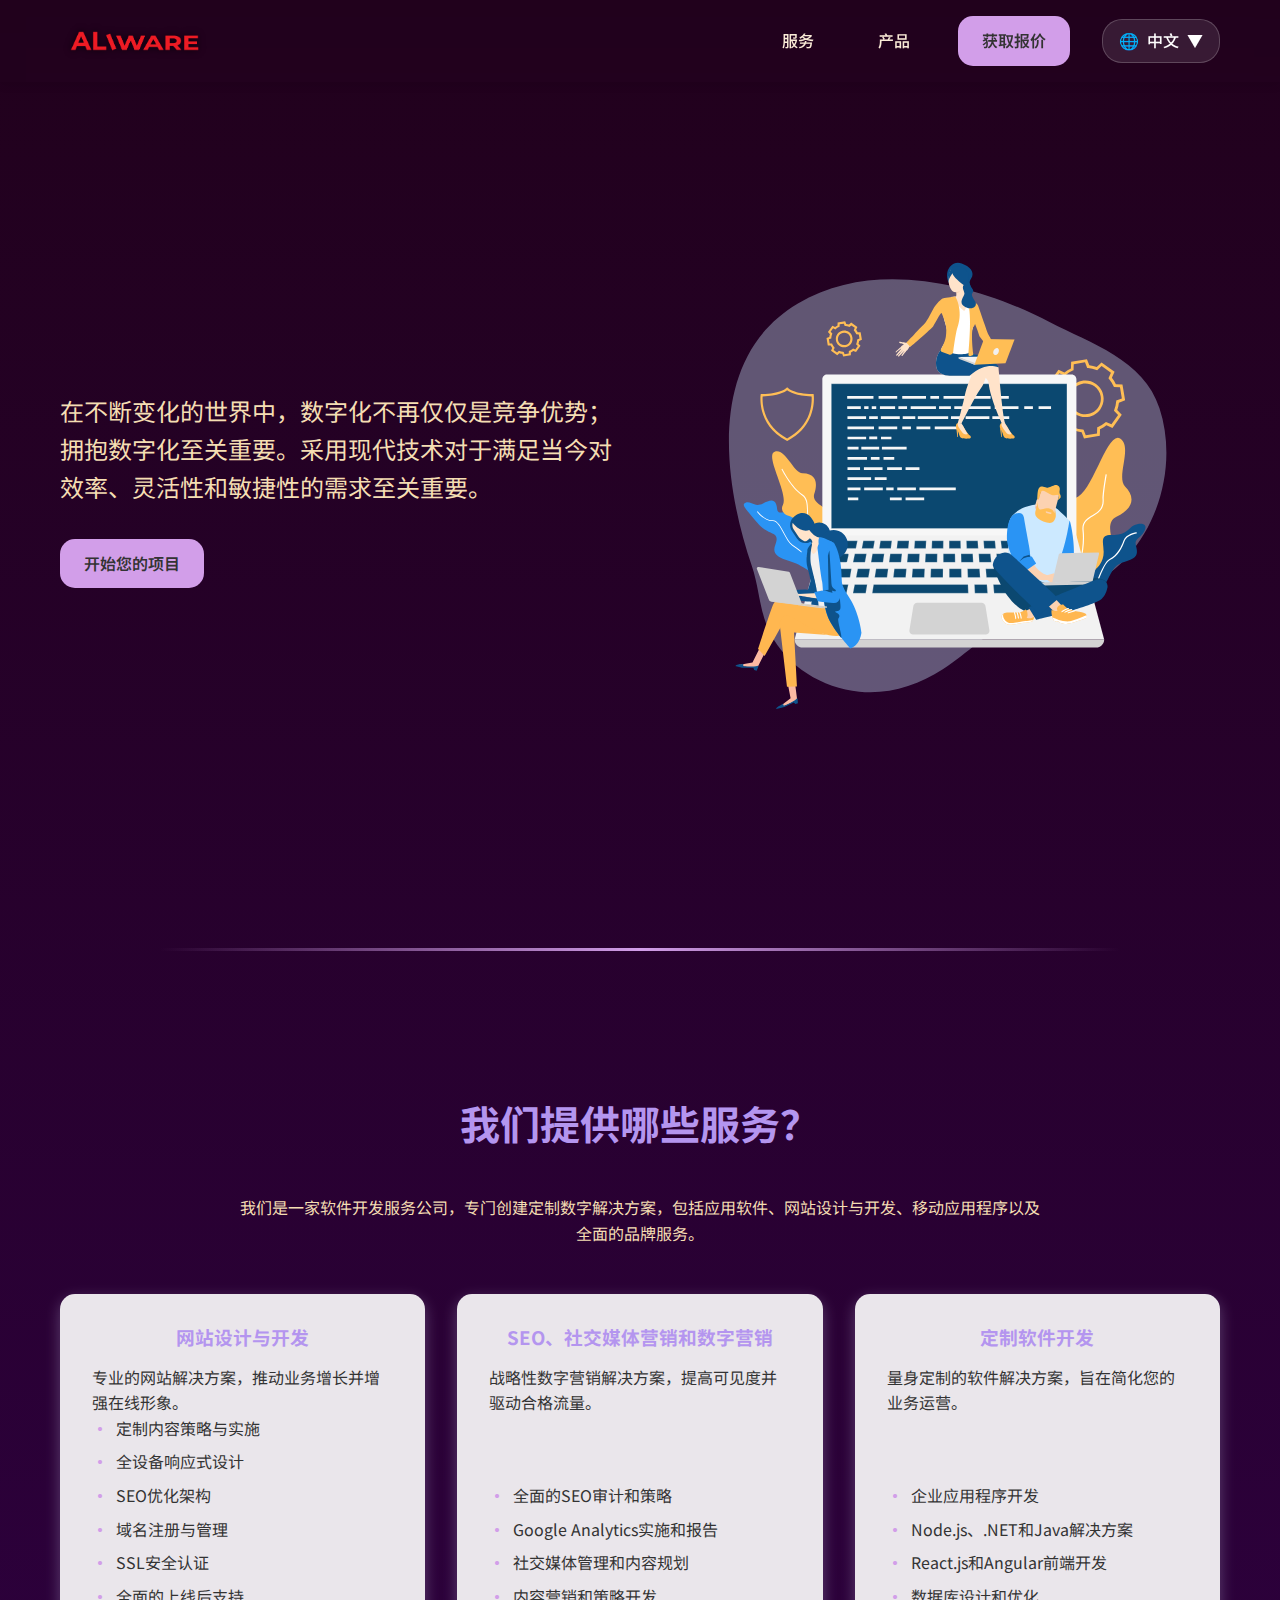
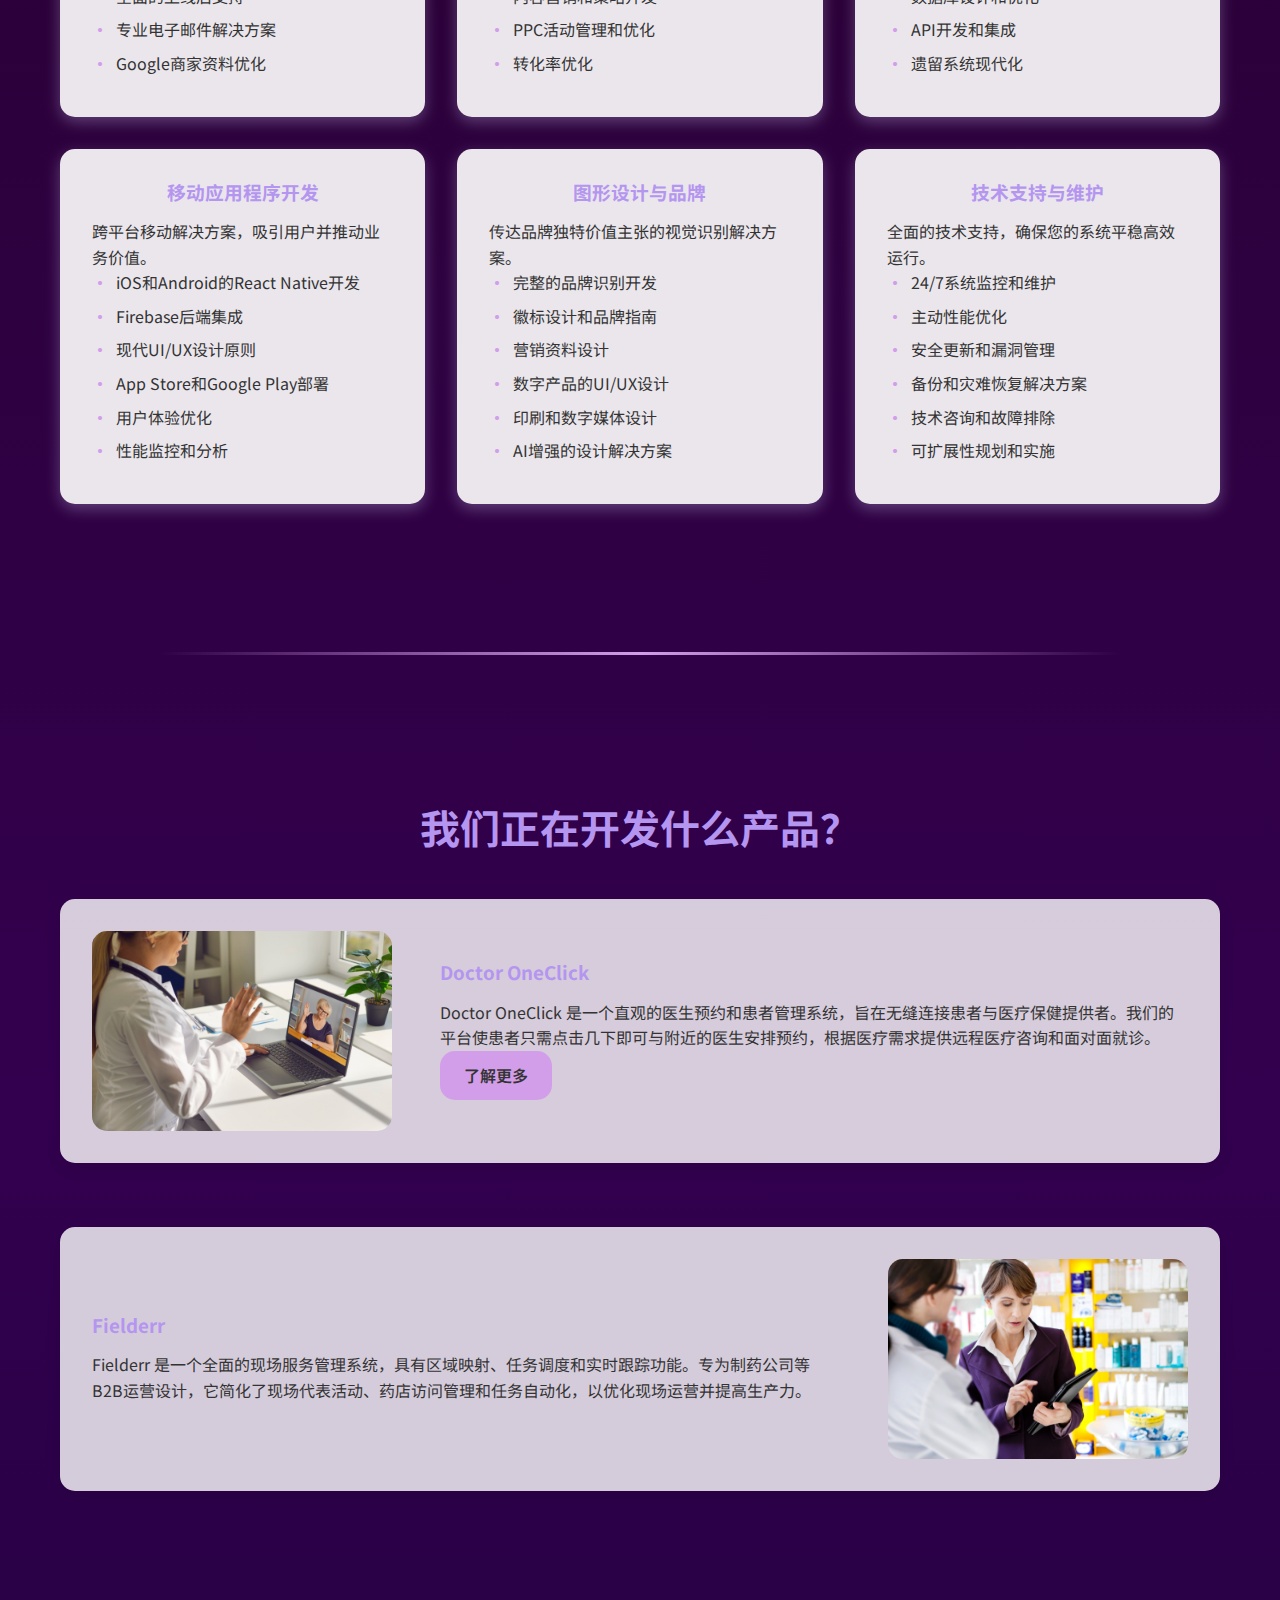
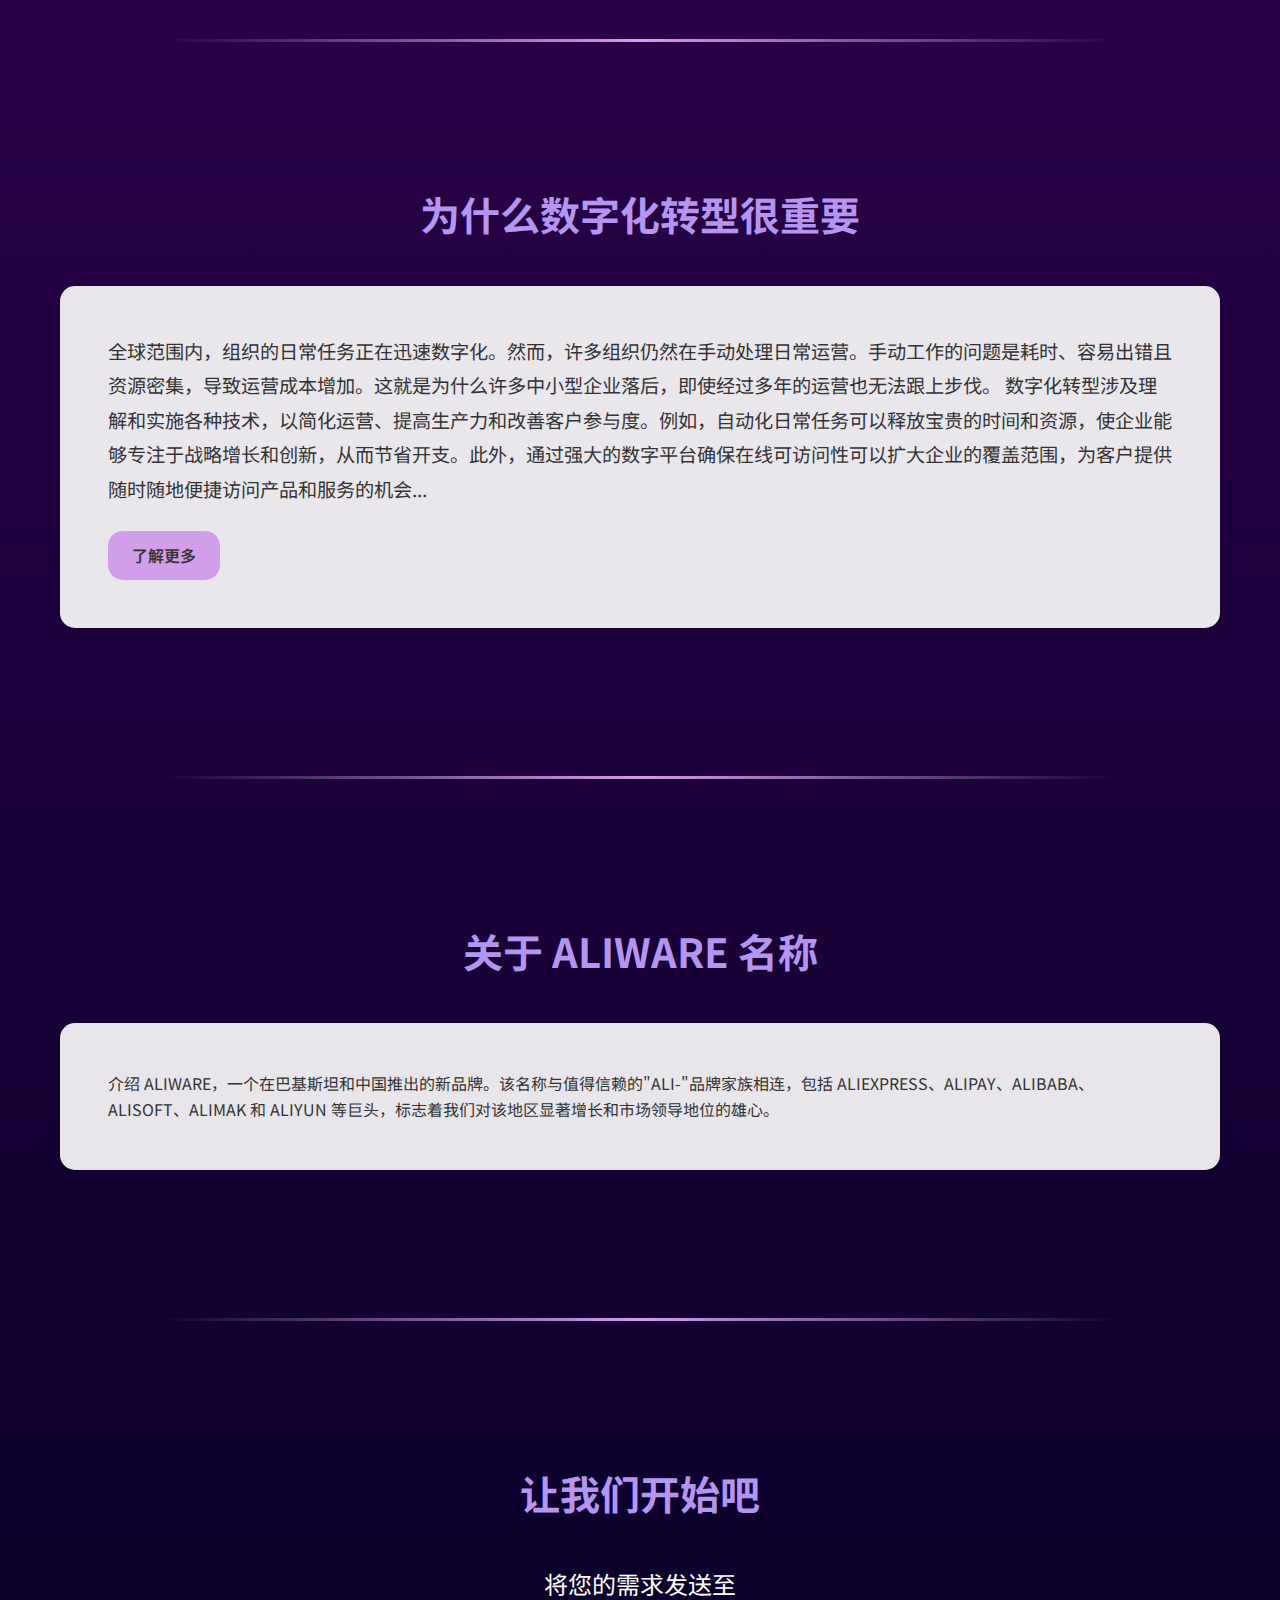
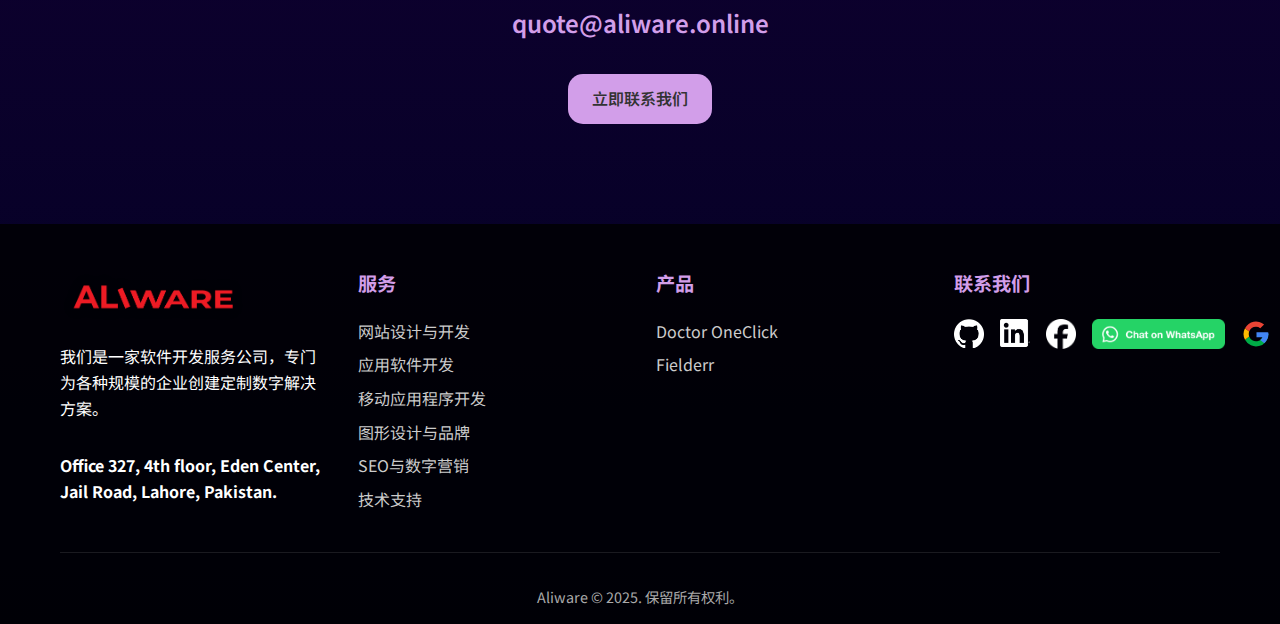
<file: chinese.html>
<!DOCTYPE html>
<html lang="zh">

<head>
    <meta charset="utf-8">
    <meta name="viewport" content="width=device-width, initial-scale=1">
    <meta name="author" content="Ali Tariq">
    <!-- Google Tag Manager -->
    <script>(function (w, d, s, l, i) {
            w[l] = w[l] || []; w[l].push({
                'gtm.start':
                    new Date().getTime(), event: 'gtm.js'
            }); var f = d.getElementsByTagName(s)[0],
                j = d.createElement(s), dl = l != 'dataLayer' ? '&l=' + l : ''; j.async = true; j.src =
                    'https://www.googletagmanager.com/gtm.js?id=' + i + dl; f.parentNode.insertBefore(j, f);
        })(window, document, 'script', 'dataLayer', 'GTM-5FFZZK76');</script>
    <!-- End Google Tag Manager -->
    <meta name="description" content="Aliware是一家提供软件服务的私营公司。">
    <meta property="og:image" content="https://doctorone.click/images/logo.png">
    <meta property="og:description"
        content="Aliware是一家计算机软件开发实体。我们开发不同类型的软件，例如应用软件、静态网站设计与开发、移动应用程序、定制ERP解决方案以及图形设计与品牌服务。">
    <meta property="og:title" content="Aliware">
    <link rel="icon" href="images/favicon.png" type="image/x-icon">
    <link rel="preconnect" href="https://fonts.googleapis.com">
    <link rel="preconnect" href="https://fonts.gstatic.com" crossorigin>
    <link
        href="https://fonts.googleapis.com/css2?family=Montserrat:wght@300;400;500;600;700&family=Noto+Sans+SC:wght@300;400;500;700&display=swap"
        rel="stylesheet">
    <title>ALIWARE - 软件开发解决方案</title>
    <style>
        /* CSS Variables for consistent theming */
        :root {
            --primary-gradient: linear-gradient(0.5turn, rgb(33, 1, 28), #33004f, #000122);
            --accent-color: #d29ee9;
            --accent-secondary: #e8a8df;
            --accent-tertiary: #b495ef;
            --text-dark: #333;
            --text-light: #fff;
            --shadow-color: rgba(212, 214, 248, 0.3);
            --border-radius: 15px;
            --section-spacing: 100px;
            --transition: all 0.3s ease;
        }

        /* Reset and Base Styles */
        * {
            margin: 0;
            padding: 0;
            box-sizing: border-box;
        }

        html {
            scroll-behavior: smooth;
        }

        body {
            background: var(--primary-gradient);
            font-family: 'Noto Sans SC', 'Montserrat', sans-serif;
            color: var(--text-dark);
            line-height: 1.6;
            overflow-x: hidden;
        }

        /* Typography */
        h1, h2, h3, h4 {
            line-height: 1.2;
            margin-bottom: 1rem;
        }

        .brand-heading {
            font-family: "Noto Sans SC", sans-serif;
            font-weight: 700;
            color: var(--accent-tertiary);
            text-shadow: 1px 1px 3px rgba(0, 0, 0, 0.1);
        }

        /* Layout Components */
        .container {
            width: 100%;
            max-width: 1200px;
            margin: 0 auto;
            padding: 0 20px;
        }

        .section {
            padding: var(--section-spacing) 0;
        }

        .section-title {
            font-size: 2.5rem;
            text-align: center;
            margin-bottom: 3rem;
            color: var(--accent-tertiary);
        }

        /* Navigation */
        .navbar {
            position: fixed;
            top: 0;
            left: 0;
            width: 100%;
            backdrop-filter: blur(10px);
            z-index: 1000;
            padding: 1rem 0;
            box-shadow: 0 2px 10px rgba(0, 0, 0, 0.1);
            transition: var(--transition);
        }

        .navbar-container {
            display: flex;
            justify-content: space-between;
            align-items: center;
        }

        .logo {
            display: flex;
            align-items: center;
            gap: 10px;
        }

        .logo img {
            height: 40px;
        }

        .logo-text {
            font-size: 1.5rem;
            font-weight: 700;
            color: var(--accent-tertiary);
        }

        .nav-menu {
            display: flex;
            list-style: none;
            gap: 2rem;
            align-items: center;
        }

        .nav-link {
            text-decoration: none;
            color: antiquewhite;
            font-weight: 500;
            transition: var(--transition);
            padding: 0.5rem 1rem;
            border-radius: var(--border-radius);
        }

        .nav-link:hover {
            background-color: rgba(0, 0, 0, 0.05);
            color: var(--accent-tertiary);
        }

        .cta-button {
            background-color: var(--accent-color);
            color: var(--text-dark);
            padding: 0.75rem 1.5rem;
            border-radius: var(--border-radius);
            border: none;
            font-weight: 600;
            cursor: pointer;
            transition: var(--transition);
            text-decoration: none;
            display: inline-block;
        }

        .cta-button:hover {
            transform: translateY(-2px);
            box-shadow: 0 4px 8px rgba(0, 0, 0, 0.2);
            background-color: var(--accent-tertiary);
            color: white;
        }

        /* Language Switcher */
        .language-switcher {
            position: relative;
            display: inline-block;
        }

        .language-btn {
            background: rgba(255, 255, 255, 0.1);
            backdrop-filter: blur(10px);
            border: 1px solid rgba(255, 255, 255, 0.2);
            color: white;
            padding: 0.5rem 1rem;
            border-radius: 20px;
            cursor: pointer;
            display: flex;
            align-items: center;
            gap: 8px;
            transition: var(--transition);
            font-weight: 500;
        }

        .language-btn:hover {
            background: rgba(255, 255, 255, 0.2);
            transform: translateY(-2px);
        }

        .language-dropdown {
            position: absolute;
            top: 100%;
            right: 0;
            background: rgba(255, 255, 255, 0.95);
            backdrop-filter: blur(10px);
            border-radius: 10px;
            box-shadow: 0 5px 15px rgba(0, 0, 0, 0.2);
            min-width: 150px;
            opacity: 0;
            visibility: hidden;
            transform: translateY(-10px);
            transition: var(--transition);
            z-index: 1001;
        }

        .language-switcher:hover .language-dropdown {
            opacity: 1;
            visibility: visible;
            transform: translateY(0);
        }

        .language-option {
            display: flex;
            align-items: center;
            gap: 10px;
            padding: 0.75rem 1rem;
            color: var(--text-dark);
            text-decoration: none;
            transition: var(--transition);
            border-bottom: 1px solid rgba(0, 0, 0, 0.05);
        }

        .language-option:last-child {
            border-bottom: none;
        }

        .language-option:hover {
            background: rgba(0, 0, 0, 0.05);
            color: var(--accent-tertiary);
        }

        .language-option.active {
            background: rgba(210, 158, 233, 0.1);
            color: var(--accent-tertiary);
            font-weight: 600;
        }

        .flag-icon {
            width: 20px;
            height: 15px;
            border-radius: 2px;
            object-fit: cover;
        }

        /* Hero Section */
        .hero {
            min-height: 100vh;
            display: flex;
            align-items: center;
            padding-top: 80px;
        }

        .hero-content {
            display: flex;
            align-items: center;
            justify-content: space-between;
            gap: 2rem;
        }

        .hero-text {
            flex: 1;
        }

        .hero-title {
            font-size: 4rem;
            margin-bottom: 1rem;
        }

        .hero-subtitle {
            font-size: 1.5rem;
            margin-bottom: 2rem;
            color: wheat;
        }

        .hero-image {
            flex: 1;
            text-align: center;
        }

        .hero-image img {
            max-width: 100%;
            height: auto;
        }

        /* Services Section */
        .services-grid {
            display: grid;
            grid-template-columns: repeat(auto-fit, minmax(280px, 1fr));
            gap: 2rem;
            margin-top: 3rem;
        }

        .service-card {
            background-color: rgba(255, 255, 255, 0.9);
            padding: 2rem;
            border-radius: var(--border-radius);
            box-shadow: 0 5px 15px var(--shadow-color);
            transition: var(--transition);
            height: 100%;
            display: flex;
            flex-direction: column;
        }

        .service-card:hover {
            transform: translateY(-5px);
            box-shadow: 0 10px 25px var(--shadow-color);
        }

        .service-card h3 {
            color: var(--accent-tertiary);
            margin-bottom: 1rem;
            text-align: center;
        }

        .service-card ul {
            list-style-type: none;
            margin-top: auto;
        }

        .service-card li {
            margin-bottom: 0.5rem;
            position: relative;
            padding-left: 1.5rem;
        }

        .service-card li:before {
            content: "•";
            color: var(--accent-color);
            font-weight: bold;
            position: absolute;
            left: 0;
        }

        /* Products Section */
        .product-showcase {
            display: flex;
            flex-direction: column;
            gap: 4rem;
        }

        .product-item {
            display: flex;
            align-items: center;
            gap: 3rem;
            background-color: rgba(255, 255, 255, 0.8);
            padding: 2rem;
            border-radius: var(--border-radius);
            box-shadow: 0 5px 15px rgba(0, 0, 0, 0.1);
        }

        .product-item:nth-child(even) {
            flex-direction: row-reverse;
        }

        .product-image {
            flex: 0 0 300px;
            border-radius: var(--border-radius);
            overflow: hidden;
        }

        .product-image img {
            width: 100%;
            height: auto;
            display: block;
            transition: var(--transition);
        }

        .product-item:hover .product-image img {
            transform: scale(1.05);
        }

        .product-content {
            flex: 1;
        }

        .product-title {
            color: var(--accent-tertiary);
            margin-bottom: 1rem;
        }

        /* CEO Message Section */
        .ceo-message {
            background-color: rgba(255, 255, 255, 0.9);
            padding: 3rem;
            border-radius: var(--border-radius);
            box-shadow: 0 5px 15px rgba(0, 0, 0, 0.1);
            position: relative;
        }

        .ceo-message:before {
            content: """;
            font-size: 5rem;
            color: var(--accent-color);
            position: absolute;
            top: -1rem;
            left: 1rem;
            opacity: 0.3;
        }

        .ceo-message blockquote {
            font-size: 1.2rem;
            line-height: 1.8;
            margin-bottom: 1.5rem;
        }

        /* Contact Section */
        .contact-section {
            text-align: center;
        }

        .contact-email {
            font-size: 1.5rem;
            margin: 2rem 0;
            color: white;
        }

        .contact-email a {
            color: var(--accent-color);
            text-decoration: none;
            font-weight: 600;
        }

        .contact-email a:hover {
            text-decoration: underline;
            color: var(--accent-tertiary);
        }

        /* Footer */
        footer {
            background-color: rgba(0, 0, 0, 0.8);
            color: var(--text-light);
            padding: 3rem 0 1rem;
        }

        .footer-content {
            display: grid;
            grid-template-columns: repeat(auto-fit, minmax(250px, 1fr));
            gap: 2rem;
            margin-bottom: 2rem;
        }

        .footer-column h3 {
            color: var(--accent-color);
            margin-bottom: 1.5rem;
            font-size: 1.2rem;
        }

        .footer-column ul {
            list-style: none;
        }

        .footer-column li {
            margin-bottom: 0.5rem;
        }

        .footer-column a {
            color: #ccc;
            text-decoration: none;
            transition: var(--transition);
        }

        .footer-column a:hover {
            color: var(--accent-color);
        }

        .social-links {
            display: flex;
            gap: 1rem;
            margin-top: 1rem;
        }

        .social-links a {
            display: inline-block;
            transition: var(--transition);
        }

        .social-links a:hover {
            transform: translateY(-3px);
        }

        .copyright {
            text-align: center;
            padding-top: 2rem;
            border-top: 1px solid rgba(255, 255, 255, 0.1);
            font-size: 0.9rem;
            color: #aaa;
        }

        /* Divider */
        .divider {
            height: 3px;
            background: linear-gradient(to right, transparent, #d29ee9, transparent);
            margin: 3rem auto;
            width: 75%;
        }

        /* Responsive Design */
        @media (max-width: 992px) {
            .hero-content {
                flex-direction: column;
                text-align: center;
            }
            
            .hero-title {
                font-size: 3rem;
            }
            
            .product-item,
            .product-item:nth-child(even) {
                flex-direction: column;
            }
            
            .product-image {
                flex: 0 0 auto;
                width: 100%;
                max-width: 400px;
            }
        }

        @media (max-width: 768px) {
            .navbar-container {
                flex-direction: column;
                gap: 1rem;
            }
            
            .nav-menu {
                flex-wrap: wrap;
                justify-content: center;
                gap: 1rem;
            }
            
            .hero-title {
                font-size: 2.5rem;
            }
            
            .section-title {
                font-size: 2rem;
            }
            
            .service-card {
                padding: 1.5rem;
            }
            
            .language-dropdown {
                right: auto;
                left: 0;
            }
        }

        @media (max-width: 576px) {
            .container {
                padding: 0 15px;
            }
            
            .hero-title {
                font-size: 2rem;
            }
            
            .hero-subtitle {
                font-size: 1.2rem;
            }
            
            .section-title {
                font-size: 1.8rem;
            }
            
            .services-grid {
                grid-template-columns: 1fr;
            }
        }

        /* Utility Classes */
        .text-center {
            text-align: center;
        }
        
        .mb-2 {
            margin-bottom: 2rem;
        }
        
        .mt-2 {
            margin-top: 2rem;
        }
    </style>
</head>

<body>
    <!-- Google Tag Manager (noscript) -->
    <noscript><iframe src="https://www.googletagmanager.com/ns.html?id=GTM-5FFZZK76" height="0" width="0"
            style="display:none;visibility:hidden"></iframe></noscript>
    <!-- End Google Tag Manager (noscript) -->
    
    <!-- Navigation -->
    <nav class="navbar">
        <div class="container navbar-container">
            <div class="logo">
                <img src="./images/Asset 6mdpi.png" alt="Aliware Logo">
            </div>
            <ul class="nav-menu">
                <li><a href="#services" class="nav-link">服务</a></li>
                <li><a href="#products" class="nav-link">产品</a></li>
                <li><a href="#contact" class="cta-button">获取报价</a></li>
                <li class="language-switcher">
                    <div class="language-btn">
                        <span>🌐</span>
                        <span>中文</span>
                        <span>▼</span>
                    </div>
                    <div class="language-dropdown">
                        <a href="index.html" class="language-option">
                            <span>English</span>
                        </a>
                        <a href="chinese.html" class="language-option active">
                            <span>中文</span>
                        </a>
                        <a href="arabic.html" class="language-option">
                            <span>العربية</span>
                        </a>
                    </div>
                </li>
            </ul>
        </div>
    </nav>

    <!-- Hero Section -->
    <section class="hero">
        <div class="container">
            <div class="hero-content">
                <div class="hero-text">
                    <p class="hero-subtitle">在不断变化的世界中，数字化不再仅仅是竞争优势；拥抱数字化至关重要。采用现代技术对于满足当今对效率、灵活性和敏捷性的需求至关重要。</p>
                    <a href="#contact" class="cta-button">开始您的项目</a>
                </div>
                <div class="hero-image">
                    <img src="./images/developer-team.svg" alt="开发团队">
                </div>
            </div>
        </div>
    </section>

    <div class="divider"></div>

    <!-- Services Section -->
    <section id="services" class="section">
        <div class="container">
            <h2 class="section-title">我们提供哪些服务？</h2>
            <p class="text-center mb-2" style="max-width: 800px; margin: 0 auto; color:wheat;">
                我们是一家软件开发服务公司，专门创建定制数字解决方案，包括应用软件、网站设计与开发、移动应用程序以及全面的品牌服务。
            </p>
            
            <div class="services-grid">
                <div class="service-card">
                    <h3>网站设计与开发</h3>
                    <p>专业的网站解决方案，推动业务增长并增强在线形象。</p>
                    <ul>
                        <li>定制内容策略与实施</li>
                        <li>全设备响应式设计</li>
                        <li>SEO优化架构</li>
                        <li>域名注册与管理</li>
                        <li>SSL安全认证</li>
                        <li>全面的上线后支持</li>
                        <li>专业电子邮件解决方案</li>
                        <li>Google商家资料优化</li>
                    </ul>
                </div>
                
                <div class="service-card">
                    <h3>SEO、社交媒体营销和数字营销</h3>
                    <p>战略性数字营销解决方案，提高可见度并驱动合格流量。</p>
                    <ul>
                        <li>全面的SEO审计和策略</li>
                        <li>Google Analytics实施和报告</li>
                        <li>社交媒体管理和内容规划</li>
                        <li>内容营销和策略开发</li>
                        <li>PPC活动管理和优化</li>
                        <li>转化率优化</li>
                    </ul>
                </div>
                
                <div class="service-card">
                    <h3>定制软件开发</h3>
                    <p>量身定制的软件解决方案，旨在简化您的业务运营。</p>
                    <ul>
                        <li>企业应用程序开发</li>
                        <li>Node.js、.NET和Java解决方案</li>
                        <li>React.js和Angular前端开发</li>
                        <li>数据库设计和优化</li>
                        <li>API开发和集成</li>
                        <li>遗留系统现代化</li>
                    </ul>
                </div>
                
                <div class="service-card">
                    <h3>移动应用程序开发</h3>
                    <p>跨平台移动解决方案，吸引用户并推动业务价值。</p>
                    <ul>
                        <li>iOS和Android的React Native开发</li>
                        <li>Firebase后端集成</li>
                        <li>现代UI/UX设计原则</li>
                        <li>App Store和Google Play部署</li>
                        <li>用户体验优化</li>
                        <li>性能监控和分析</li>
                    </ul>
                </div>
                
                <div class="service-card">
                    <h3>图形设计与品牌</h3>
                    <p>传达品牌独特价值主张的视觉识别解决方案。</p>
                    <ul>
                        <li>完整的品牌识别开发</li>
                        <li>徽标设计和品牌指南</li>
                        <li>营销资料设计</li>
                        <li>数字产品的UI/UX设计</li>
                        <li>印刷和数字媒体设计</li>
                        <li>AI增强的设计解决方案</li>
                    </ul>
                </div>
                
                <div class="service-card">
                    <h3>技术支持与维护</h3>
                    <p>全面的技术支持，确保您的系统平稳高效运行。</p>
                    <ul>
                        <li>24/7系统监控和维护</li>
                        <li>主动性能优化</li>
                        <li>安全更新和漏洞管理</li>
                        <li>备份和灾难恢复解决方案</li>
                        <li>技术咨询和故障排除</li>
                        <li>可扩展性规划和实施</li>
                    </ul>
                </div>
            </div>
        </div>
    </section>

    <div class="divider"></div>

    <!-- Products Section -->
    <section id="products" class="section">
        <div class="container">
            <h2 class="section-title">我们正在开发什么产品？</h2>
            
            <div class="product-showcase">
                <div class="product-item">
                    <div class="product-image">
                        <a href="https://www.doctorone.click" target="_blank">
                            <img src="./images/doc.jpg" alt="Doctor OneClick 界面">
                        </a>
                    </div>
                    <div class="product-content">
                        <h3 class="product-title">Doctor OneClick</h3>
                        <p>
                            Doctor OneClick 是一个直观的医生预约和患者管理系统，旨在无缝连接患者与医疗保健提供者。我们的平台使患者只需点击几下即可与附近的医生安排预约，根据医疗需求提供远程医疗咨询和面对面就诊。
                        </p>
                        <a href="https://www.doctorone.click" target="_blank" class="cta-button">了解更多</a>
                    </div>
                </div>
                
                <div class="product-item">
                    <div class="product-image">
                        <img src="./images/fielderr.jpg" alt="Fielderr 界面">
                    </div>
                    <div class="product-content">
                        <h3 class="product-title">Fielderr</h3>
                        <p>
                            Fielderr 是一个全面的现场服务管理系统，具有区域映射、任务调度和实时跟踪功能。专为制药公司等B2B运营设计，它简化了现场代表活动、药店访问管理和任务自动化，以优化现场运营并提高生产力。
                        </p>
                    </div>
                </div>
            </div>
        </div>
    </section>

    <div class="divider"></div>

    <!-- CEO Message Section -->
    <section id="ceosmessage" class="section">
        <div class="container">
            <h2 class="section-title">为什么数字化转型很重要</h2>
            
            <div class="ceo-message">
                <blockquote>
                    全球范围内，组织的日常任务正在迅速数字化。然而，许多组织仍然在手动处理日常运营。手动工作的问题是耗时、容易出错且资源密集，导致运营成本增加。这就是为什么许多中小型企业落后，即使经过多年的运营也无法跟上步伐。
                    数字化转型涉及理解和实施各种技术，以简化运营、提高生产力和改善客户参与度。例如，自动化日常任务可以释放宝贵的时间和资源，使企业能够专注于战略增长和创新，从而节省开支。此外，通过强大的数字平台确保在线可访问性可以扩大企业的覆盖范围，为客户提供随时随地便捷访问产品和服务的机会...
                </blockquote>
                <a href="https://www.youtube.com/watch?v=PeD35QUO_Vs" target="_blank" class="cta-button">了解更多</a>
            </div>
        </div>
    </section>

    <div class="divider"></div>

     <!-- About the trademark name Section -->
    <section id="trademark" class="section">
        <div class="container">
            <h2 class="section-title">关于 ALIWARE 名称</h2>
            
            <div class="ceo-message">
                介绍 ALIWARE，一个在巴基斯坦和中国推出的新品牌。该名称与值得信赖的"ALI-"品牌家族相连，包括 ALIEXPRESS、ALIPAY、ALIBABA、ALISOFT、ALIMAK 和 ALIYUN 等巨头，标志着我们对该地区显著增长和市场领导地位的雄心。
            </div>
        </div>
    </section>

    <div class="divider"></div>

    <!-- Contact Section -->
    <section id="contact" class="section contact-section">
        <div class="container">
            <h2 class="section-title">让我们开始吧</h2>
            <p class="contact-email">
                将您的需求发送至 <br>
                <a href="mailto:quote@aliware.online">quote@aliware.online</a>
            </p>
            <a href="mailto:quote@aliware.online" class="cta-button">立即联系我们</a>
        </div>
    </section>

    <!-- Footer -->
    <footer>
        <div class="container">
            <div class="footer-content">
                <div class="footer-column">
                    <img src="./images/Asset 6mdpi.png" alt="Aliware Logo" style="height: 50px; margin-bottom: 1rem;">
                    <p>
                        我们是一家软件开发服务公司，专门为各种规模的企业创建定制数字解决方案。
                    </p>
                    <p class="mt-2">
                        <strong>Office 327, 4th floor, Eden Center,<br>
                        Jail Road, Lahore, Pakistan.</strong>
                    </p>
                    
                </div>
                
                <div class="footer-column">
                    <h3>服务</h3>
                    <ul>
                        <li><a href="#services">网站设计与开发</a></li>
                        <li><a href="#services">应用软件开发</a></li>
                        <li><a href="#services">移动应用程序开发</a></li>
                        <li><a href="#services">图形设计与品牌</a></li>
                        <li><a href="#services">SEO与数字营销</a></li>
                        <li><a href="#services">技术支持</a></li>
                    </ul>
                </div>
                
                <div class="footer-column">
                    <h3>产品</h3>
                    <ul>
                        <li><a href="https://www.doctorone.click" target="_blank">Doctor OneClick</a></li>
                        <li><a href="#products">Fielderr</a></li>
                    </ul>
                </div>
                
                <div class="footer-column">
                    <h3>联系我们</h3>
                    <div class="social-links">
                        <a href="https://github.com/AliwareOnline" target="_blank">
                            <img src="images/github-mark-white.png" alt="GitHub" width="30">
                        </a>
                        <a href="https://www.linkedin.com/company/103904048" target="_blank">
                            <img src="images/InBug-White.png" alt="LinkedIn" width="30">
                        </a>
                        <a href="https://www.facebook.com/profile.php?id=61561478107420" target="_blank">
                            <img src="images/Facebook Brand Asset Pack/Logo/Secondary Logo/Facebook_Logo_Secondary.png" alt="Facebook" width="30">
                        </a>
                        <a href="https://chat.whatsapp.com/CKIxy1MWfTbGMh6GURIWPO" target="_blank">
                            <img src="./images/WhatsAppButtonGreenSmall.png" alt="WhatsApp" height="30">
                        </a>
                        <a href="https://share.google/f3NWuG4zDE8DlkFXY" target="_blank">
                            <img src="./images/google-logo-search-new-svgrepo-com.svg" alt="Google profile" height="30">
                        </a>
                    </div>
                </div>
            </div>
            
            <div class="copyright">
                Aliware &copy; 2025. 保留所有权利。
            </div>
        </div>
    </footer>
</body>

</html>
</file>
<file: style.css>
body {
     background:
    repeating-conic-gradient(
      from 0deg at 80% 50%,
      #5691f580 0% 8.25%,
      #b338ff80 8.25% 16.5%,
      #f8305880 16.5% 25%
    ),
    repeating-conic-gradient(
      from 15deg at 50% 50%,
      #e856f580 0% 8.25%,
      #ff384c80 8.25% 16.5%,
      #e7f83080 16.5% 25%
    ),
    repeating-conic-gradient(
      from 0deg at 20% 50%,
      #f58356ff 0% 8.25%,
      #caff38ff 8.25% 16.5%,
      #30f88aff 16.5% 25%
    );
      display: flex; 
      justify-content: center; 
      align-items: center; 
      align-content: center;
}

.content{
    font-size: 50px;
    font-family: fantasy;
}

.rubik-iso-regular {
  font-family: "Rubik Iso", system-ui;
  font-weight: 400;
  font-style: normal;
}

.rubik-80s-fade-regular {
  font-family: "Rubik 80s Fade", system-ui;
  font-weight: 400;
  font-style: normal;
}

.rubik-glitch-regular {
  font-family: "Rubik Glitch", system-ui;
  font-weight: 400;
  font-style: normal;
}
</file>
